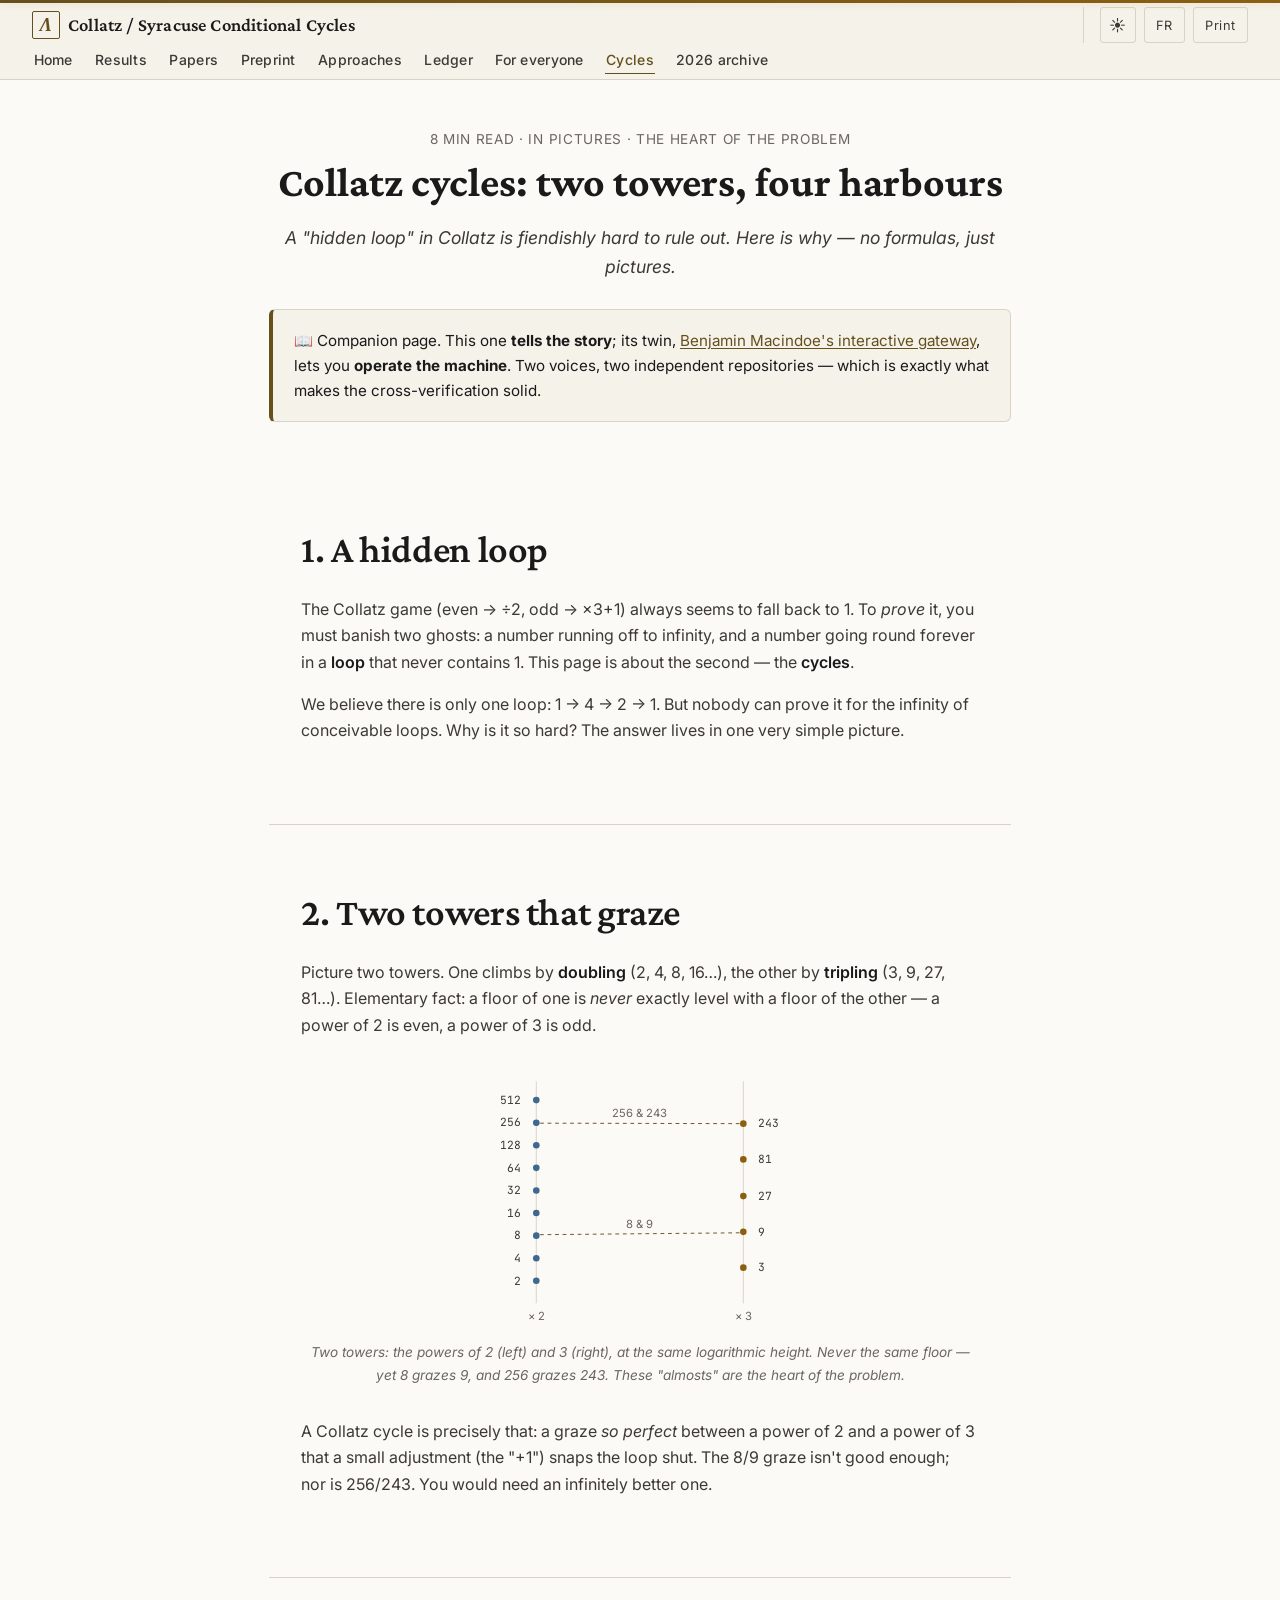
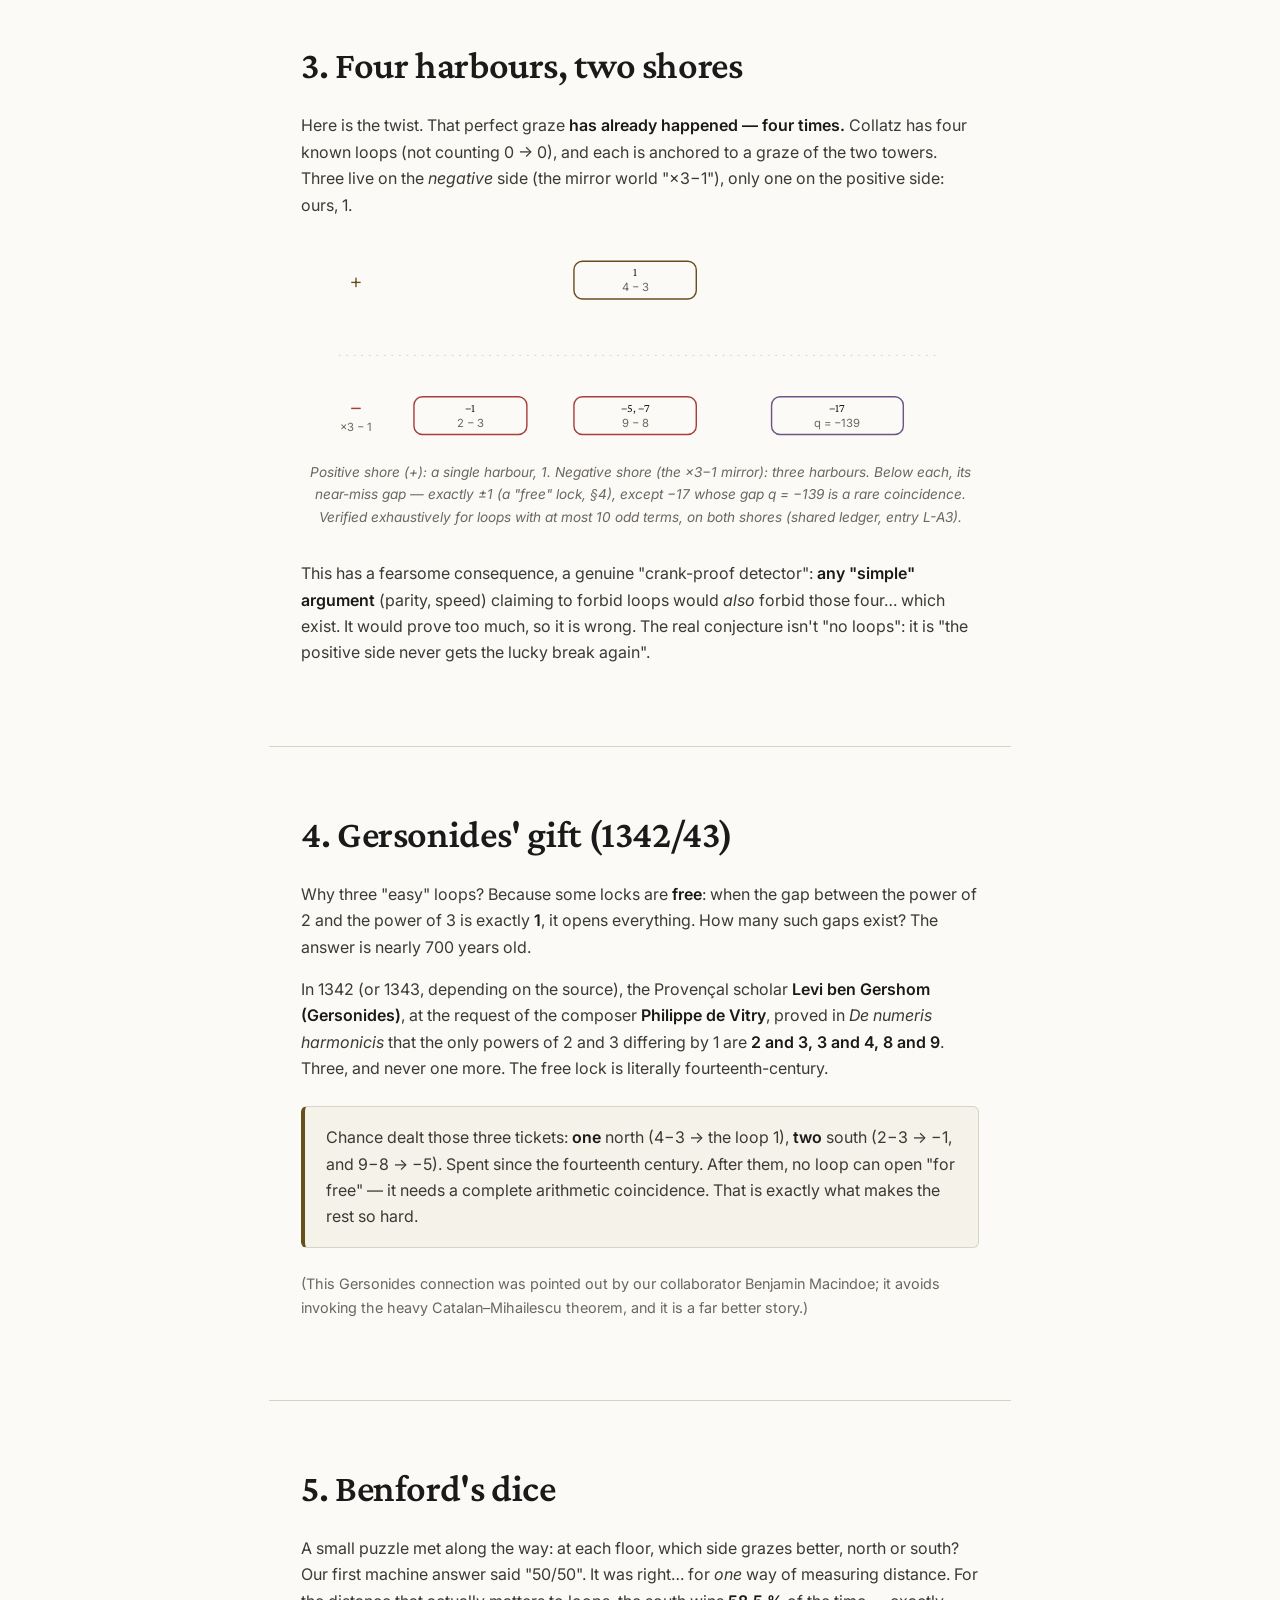
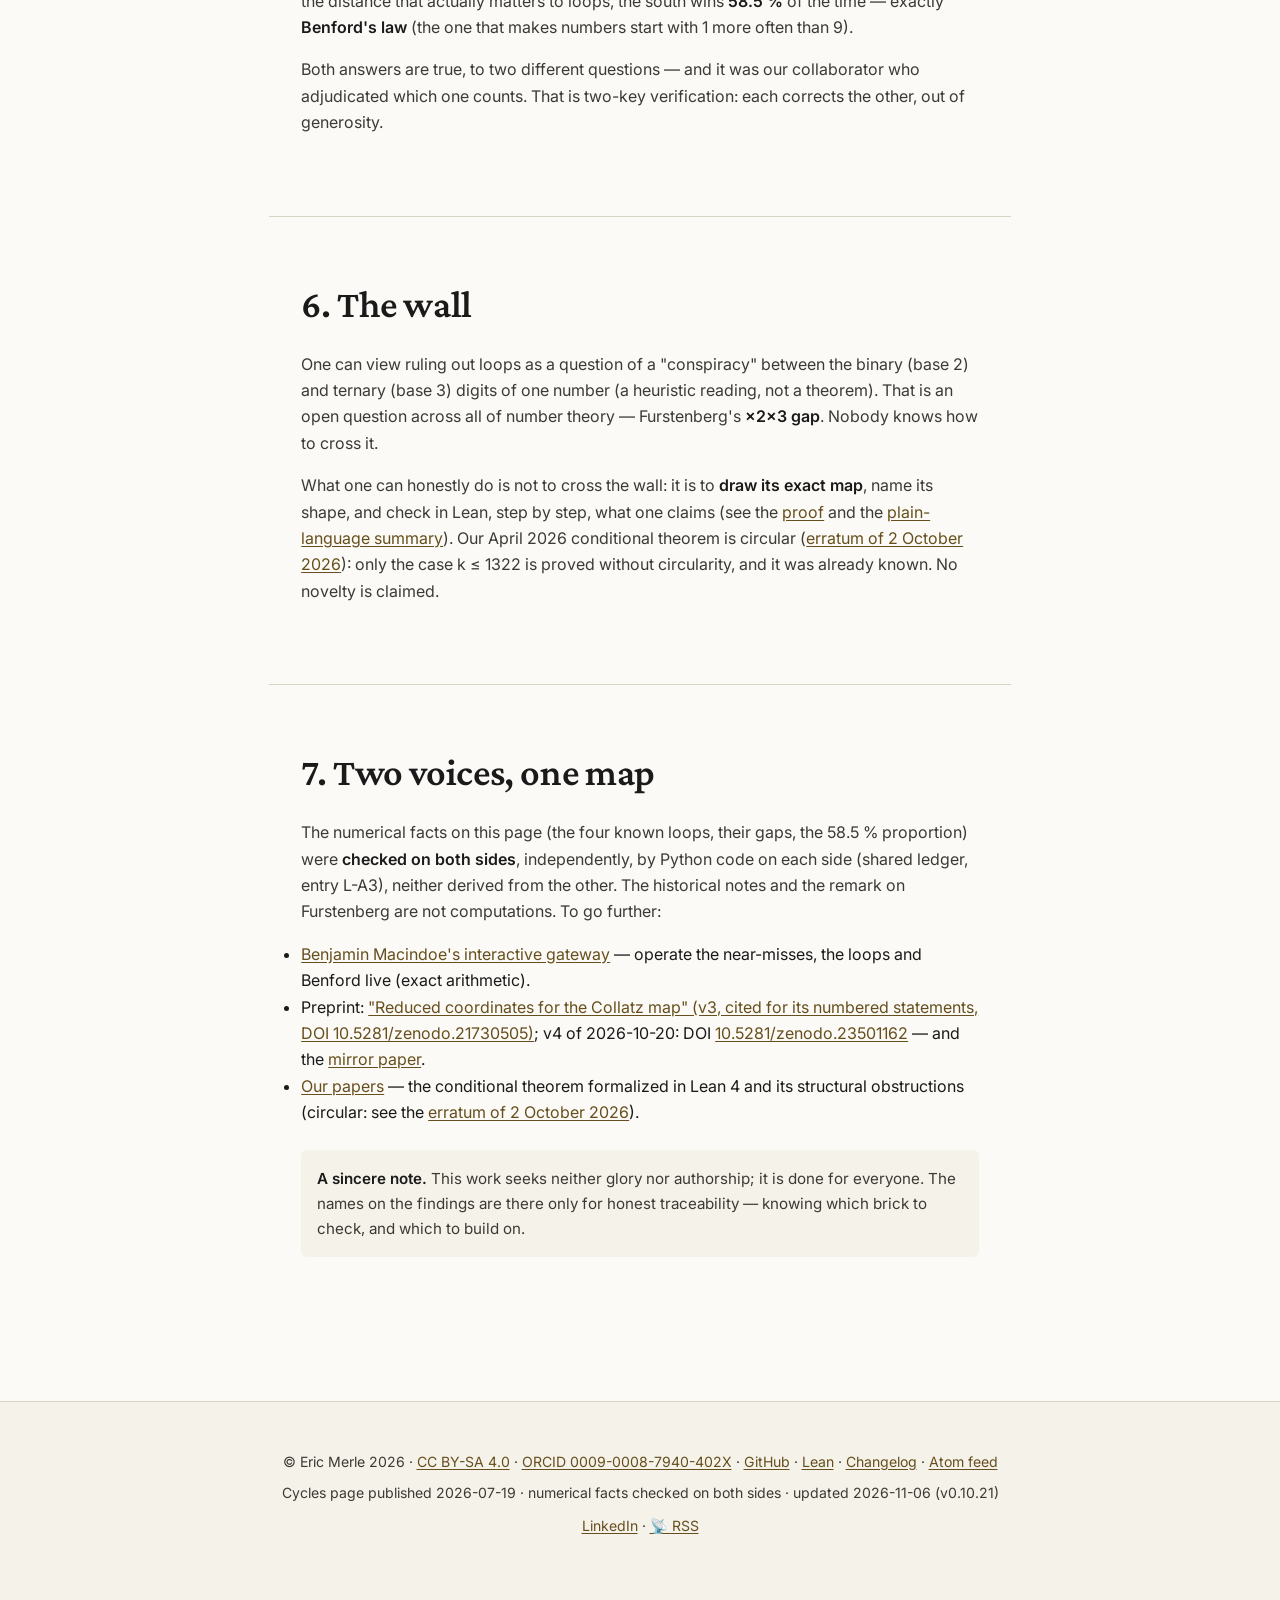
<file: cycles/index.html>
<!DOCTYPE html>
<html lang="en">
<head>
<meta charset="UTF-8">
<meta name="viewport" content="width=device-width, initial-scale=1.0">
<title>Collatz cycles: two towers, four harbours — collatz-lab.org</title>
<meta name="description" content="Why hidden loops are so hard to rule out in the Collatz / Syracuse problem — told in pictures. The two towers of powers of 2 and 3, the four known cycles (1, −1, −5, −17), Gersonides' gift (1342/43), and Benford's twist. Companion narrative to Benjamin Macindoe's interactive cycle gateway.">
<meta name="keywords" content="Collatz cycles, Syracuse cycles, non-trivial cycles, powers of 2 and 3, near-misses, Gersonides, harmonic numbers, Benford, negative cycles, 3x-1, Collatz vulgarisation">
<meta name="author" content="Eric Merle">
<meta name="robots" content="index, follow, max-image-preview:large">
<meta name="referrer" content="strict-origin-when-cross-origin">

<link rel="canonical" href="https://collatz-lab.org/cycles/">
<link rel="alternate" hreflang="en" href="https://collatz-lab.org/cycles/">
<link rel="alternate" hreflang="fr" href="https://collatz-lab.org/cycles/?lang=fr">
<link rel="alternate" hreflang="x-default" href="https://collatz-lab.org/cycles/">

<link rel="icon" href="../assets/favicon.svg" type="image/svg+xml">
<link rel="apple-touch-icon" href="../assets/apple-touch-icon.png" sizes="180x180">
<meta name="theme-color" content="#0e0f13">

<meta property="og:title" content="Collatz cycles: two towers, four harbours">
<meta property="og:description" content="Why hidden loops are so hard to rule out — in pictures. Two towers of powers, four known cycles, Gersonides' gift (1342/43), and Benford's twist. Companion to B. Macindoe's interactive gateway.">
<meta property="og:type" content="article">
<meta property="og:url" content="https://collatz-lab.org/cycles/">
<meta property="og:image" content="https://collatz-lab.org/assets/og-image.png?v=20261108-V0-10-31">
<meta property="og:image:width" content="1200">
<meta property="og:image:height" content="630">
<meta property="og:locale" content="en_US">
<meta property="og:locale:alternate" content="fr_FR">
<meta property="og:site_name" content="Collatz / Syracuse Conditional Cycles">

<meta name="twitter:card" content="summary_large_image">
<meta name="twitter:title" content="Collatz cycles: two towers, four harbours">
<meta name="twitter:description" content="Why hidden loops are so hard to rule out — in pictures. Companion to B. Macindoe's interactive cycle gateway.">
<meta name="twitter:image" content="https://collatz-lab.org/assets/og-image.png?v=20261108-V0-10-31">

<link rel="alternate" type="application/atom+xml" title="Collatz / Syracuse Conditional Cycles updates" href="../feed.xml">

<script type="application/ld+json">
{
  "@context": "https://schema.org",
  "@graph": [
    {
      "@type": "LearningResource",
      "@id": "https://collatz-lab.org/cycles/",
      "headline": "Collatz cycles: two towers, four harbours",
      "name": "Collatz cycles: two towers, four harbours",
      "alternateName": ["Les cycles de Collatz : deux tours, quatre ports"],
      "description": "A narrative, picture-led explanation of why hidden loops are so hard to rule out in the Collatz problem: the two towers of powers of 2 and 3, the four known cycles, Gersonides' gift (1342/43), and Benford's twist.",
      "url": "https://collatz-lab.org/cycles/",
      "image": "https://collatz-lab.org/assets/og-image.png",
      "inLanguage": ["en", "fr"],
      "datePublished": "2026-07-19T12:00:00+02:00",
      "dateModified": "2026-11-06T00:00:00+01:00",
      "author": {"@type": "Person", "@id": "https://orcid.org/0009-0008-7940-402X", "name": "Eric Merle"},
      "isPartOf": {"@id": "https://collatz-lab.org/"},
      "license": "https://creativecommons.org/licenses/by-sa/4.0/",
      "audience": {"@type": "Audience", "audienceType": "general public"},
      "educationalLevel": "Beginner",
      "learningResourceType": "Explanation",
      "citation": [
        {"@type": "CreativeWork", "name": "Reduced coordinates for the Collatz map (B. Macindoe)", "identifier": "https://doi.org/10.5281/zenodo.21730505"},
        {"@type": "CreativeWork", "name": "Reduced coordinates for the Collatz map, v4 (B. Macindoe)", "identifier": "https://doi.org/10.5281/zenodo.23501162"}
      ],
      "about": {"@type": "Thing", "name": "Collatz conjecture", "alternateName": ["Conjecture de Syracuse", "3n+1 problem"]}
    },
    {
      "@type": "BreadcrumbList",
      "itemListElement": [
        {"@type": "ListItem", "position": 1, "name": "Home", "item": "https://collatz-lab.org/"},
        {"@type": "ListItem", "position": 2, "name": "Cycles", "item": "https://collatz-lab.org/cycles/"}
      ]
    }
  ]
}
</script>

<link rel="preconnect" href="https://fonts.googleapis.com">
<link rel="preconnect" href="https://fonts.gstatic.com" crossorigin>
<link rel="preload" href="https://fonts.googleapis.com/css2?family=Crimson+Pro:ital,wght@0,400;0,600;0,700;1,400;1,600&family=Inter:wght@400;500;600;700&family=JetBrains+Mono:wght@400;500&display=swap" as="style" onload="this.onload=null;this.rel='stylesheet'">
<noscript><link href="https://fonts.googleapis.com/css2?family=Crimson+Pro:ital,wght@0,400;0,600;0,700;1,400;1,600&family=Inter:wght@400;500;600;700&family=JetBrains+Mono:wght@400;500&display=swap" rel="stylesheet"></noscript>

<link rel="stylesheet" href="../assets/css/main.css?v=20261108-V0-10-31">

<style>
  /* page-local: SVG figures inherit the site's theme variables */
  .fig { max-width: 720px; margin: 2rem auto; }
  .fig svg { width: 100%; height: auto; display: block; }
  .fig figcaption { font-size: 0.85rem; color: var(--text-muted); text-align: center; margin-top: 0.6rem; font-style: italic; }
  .fig .s-axis { stroke: var(--border); stroke-width: 1; }
  .fig .s-dot2 { fill: var(--accent-blue); }
  .fig .s-dot3 { fill: var(--accent-amber); }
  .fig .s-lab { font-family: var(--mono); font-size: 12px; fill: var(--text-secondary); }
  .fig .s-title { font-family: var(--serif); font-size: 15px; fill: var(--text-primary); }
  .fig .s-note { font-family: var(--sans); font-size: 12px; fill: var(--text-muted); }
  .fig .s-tie { stroke: var(--accent); stroke-width: 1; stroke-dasharray: 4 4; }
  .fig .s-port-n { fill: none; stroke: var(--accent); stroke-width: 1.5; }
  .fig .s-port-s { fill: none; stroke: var(--accent-red); stroke-width: 1.5; }
  .fig .s-port-lott { fill: none; stroke: var(--accent-violet); stroke-width: 1.5; }
  .fig .s-portlab { font-family: var(--serif); font-size: 13px; fill: var(--text-primary); }
  .cross-card { background: var(--bg-secondary); border: 1px solid var(--border); border-left: 4px solid var(--accent); border-radius: 6px; padding: 1.1rem 1.3rem; margin: 1.5rem 0; }
  .harbour-list { font-family: var(--mono); font-size: 0.95rem; line-height: 1.9; }
</style>
</head>
<body>

<header class="topbar">
  <div class="topbar-inner">
    <a href="../" class="brand">
      <span class="brand-mark">Λ</span>
      <span lang="fr">Cycles Conditionnels de Collatz/Syracuse</span>
      <span lang="en">Collatz / Syracuse Conditional Cycles</span>
    </a>
    <nav class="nav">
      <a href="../" data-i18n="navAccueil">Home</a>
      <a href="../#resultats" data-i18n="navResultats">Results</a>
      <a href="../papers/" data-i18n="navPapers">Papers</a>
      <a href="../#preprint" data-i18n="navPreprint">Preprint</a>
      <a href="../#pistes" data-i18n="navPistes">Approaches</a>
      <a href="../research-ledger/" data-i18n="navLedger">Ledger</a>
      <a href="../pour-tous/" data-i18n="navPourTous">For everyone</a>
      <a href="../cycles/" class="active">Cycles</a>
      <a href="../#archives" data-i18n="navArchives">2026 archive</a>
    </nav>
    <div class="toolbar-actions">
      <button class="btn-icon" id="themeBtn" aria-label="Toggle theme" title="Toggle light/dark theme">
        <span class="moon-icon" aria-hidden="true">☾</span>
        <span class="sun-icon" aria-hidden="true">☀</span>
      </button>
      <button class="btn-icon" id="langBtn" aria-label="Switch language">FR</button>
      <button class="btn-icon" id="printBtn" data-i18n="print">Print</button>
    </div>
  </div>
</header>

<div class="scroll-progress" aria-hidden="true"></div>

<main>
<article style="max-width: 780px; margin: 3rem auto; padding: 0 1.2rem;">

<header class="article-header" style="text-align: center; margin-bottom: 2.5rem;">
  <p class="text-muted" style="font-size: 0.85rem; letter-spacing: 0.05em;">
    <span lang="fr">8 MIN DE LECTURE · EN IMAGES · LE CŒUR DU PROBLÈME</span>
    <span lang="en">8 MIN READ · IN PICTURES · THE HEART OF THE PROBLEM</span>
  </p>
  <h1 style="font-family: var(--serif); font-size: clamp(1.8rem, 4vw, 2.6rem); margin-top: 0.5rem; line-height: 1.15;">
    <span lang="fr">Les cycles de Collatz&nbsp;: deux tours, quatre ports</span>
    <span lang="en">Collatz cycles: two towers, four harbours</span>
  </h1>
  <p style="font-size: 1.1rem; color: var(--text-secondary); font-style: italic; margin-top: 1rem;">
    <span lang="fr">Une «&nbsp;boucle cachée&nbsp;» dans Collatz est presque impossible à exclure. Voici pourquoi — sans formule, juste des images.</span>
    <span lang="en">A "hidden loop" in Collatz is fiendishly hard to rule out. Here is why — no formulas, just pictures.</span>
  </p>
  <div class="cross-card" style="text-align: left; margin-top: 1.8rem;">
    <p style="margin: 0; font-size: 0.95rem;">
      <span lang="fr">📖 Page compagnon. Celle-ci <strong>raconte</strong>&nbsp;; sa jumelle, le <a href="https://macindoe.github.io/collatz/viz/cycle_anchor_gateway.html" target="_blank" rel="noopener">gateway interactif de Benjamin Macindoe</a>, vous laisse <strong>manipuler</strong>. Deux voix, deux dépôts indépendants — c'est précisément ce qui rend la vérification croisée solide.</span>
      <span lang="en">📖 Companion page. This one <strong>tells the story</strong>; its twin, <a href="https://macindoe.github.io/collatz/viz/cycle_anchor_gateway.html" target="_blank" rel="noopener">Benjamin Macindoe's interactive gateway</a>, lets you <strong>operate the machine</strong>. Two voices, two independent repositories — which is exactly what makes the cross-verification solid.</span>
    </p>
  </div>
</header>

<section>
<h2>
  <span lang="fr">1. Une boucle cachée</span>
  <span lang="en">1. A hidden loop</span>
</h2>
<p>
  <span lang="fr">Le jeu de Collatz (pair → ÷2, impair → ×3+1) semble toujours redescendre vers 1. Pour le <em>prouver</em>, il faut écarter deux fantômes&nbsp;: qu'un nombre parte à l'infini, et qu'un nombre tourne en rond dans une <strong>boucle</strong> qui ne contient pas 1. Cette page parle du second — les <strong>cycles</strong>.</span>
  <span lang="en">The Collatz game (even → ÷2, odd → ×3+1) always seems to fall back to 1. To <em>prove</em> it, you must banish two ghosts: a number running off to infinity, and a number going round forever in a <strong>loop</strong> that never contains 1. This page is about the second — the <strong>cycles</strong>.</span>
</p>
<p>
  <span lang="fr">On croit qu'il n'existe qu'une seule boucle&nbsp;: 1 → 4 → 2 → 1. Mais personne ne sait le démontrer pour l'infinité des boucles imaginables. Pourquoi est-ce si dur&nbsp;? La réponse tient dans une image très simple.</span>
  <span lang="en">We believe there is only one loop: 1 → 4 → 2 → 1. But nobody can prove it for the infinity of conceivable loops. Why is it so hard? The answer lives in one very simple picture.</span>
</p>
</section>

<section>
<h2>
  <span lang="fr">2. Deux tours qui se frôlent</span>
  <span lang="en">2. Two towers that graze</span>
</h2>
<p>
  <span lang="fr">Imaginez deux tours. L'une monte en <strong>doublant</strong> (2, 4, 8, 16…), l'autre en <strong>triplant</strong> (3, 9, 27, 81…). Fait élémentaire&nbsp;: un étage de l'une n'est <em>jamais</em> exactement à la hauteur d'un étage de l'autre — une puissance de 2 est paire, une puissance de 3 est impaire.</span>
  <span lang="en">Picture two towers. One climbs by <strong>doubling</strong> (2, 4, 8, 16…), the other by <strong>tripling</strong> (3, 9, 27, 81…). Elementary fact: a floor of one is <em>never</em> exactly level with a floor of the other — a power of 2 is even, a power of 3 is odd.</span>
</p>

<figure class="fig">
<svg viewBox="0 40 720 278" role="img" aria-labelledby="fig1title fig1desc">
  <title id="fig1title">Powers of 2 and powers of 3 never coincide</title>
  <desc id="fig1desc">Two vertical scales: powers of two on the left, powers of three on the right, at the same logarithmic height. No dot on one side is ever level with a dot on the other, but 8 and 9, then 256 and 243, graze very closely.</desc>
  <line class="s-axis" x1="250" y1="52" x2="250" y2="288"/>
  <line class="s-axis" x1="470" y1="52" x2="470" y2="288"/>
  <text class="s-note" x="250" y="306" text-anchor="middle">× 2</text>
  <text class="s-note" x="470" y="306" text-anchor="middle">× 3</text>
  <!-- powers of 2 : y = 288 - 24*log2(n) ; here log2 values 1..10 -->
  <g>
    <circle class="s-dot2" cx="250" cy="264" r="3.5"/><text class="s-lab" x="234" y="268" text-anchor="end">2</text>
    <circle class="s-dot2" cx="250" cy="240" r="3.5"/><text class="s-lab" x="234" y="244" text-anchor="end">4</text>
    <circle class="s-dot2" cx="250" cy="216" r="3.5"/><text class="s-lab" x="234" y="220" text-anchor="end">8</text>
    <circle class="s-dot2" cx="250" cy="192" r="3.5"/><text class="s-lab" x="234" y="196" text-anchor="end">16</text>
    <circle class="s-dot2" cx="250" cy="168" r="3.5"/><text class="s-lab" x="234" y="172" text-anchor="end">32</text>
    <circle class="s-dot2" cx="250" cy="144" r="3.5"/><text class="s-lab" x="234" y="148" text-anchor="end">64</text>
    <circle class="s-dot2" cx="250" cy="120" r="3.5"/><text class="s-lab" x="234" y="124" text-anchor="end">128</text>
    <circle class="s-dot2" cx="250" cy="96" r="3.5"/><text class="s-lab" x="234" y="100" text-anchor="end">256</text>
    <circle class="s-dot2" cx="250" cy="72" r="3.5"/><text class="s-lab" x="234" y="76" text-anchor="end">512</text>
  </g>
  <!-- powers of 3 : y = 288 - 24*log2(3^k) = 288 - 38.04*k -->
  <g>
    <circle class="s-dot3" cx="470" cy="250" r="3.5"/><text class="s-lab" x="486" y="254" text-anchor="start">3</text>
    <circle class="s-dot3" cx="470" cy="212" r="3.5"/><text class="s-lab" x="486" y="216" text-anchor="start">9</text>
    <circle class="s-dot3" cx="470" cy="174" r="3.5"/><text class="s-lab" x="486" y="178" text-anchor="start">27</text>
    <circle class="s-dot3" cx="470" cy="135" r="3.5"/><text class="s-lab" x="486" y="139" text-anchor="start">81</text>
    <circle class="s-dot3" cx="470" cy="97" r="3.5"/><text class="s-lab" x="486" y="101" text-anchor="start">243</text>
  </g>
  <!-- near-misses -->
  <line class="s-tie" x1="254" y1="215" x2="466" y2="213"/>
  <text class="s-note" x="360" y="208" text-anchor="middle">8 &amp; 9</text>
  <line class="s-tie" x1="254" y1="96.5" x2="466" y2="97"/>
  <text class="s-note" x="360" y="90" text-anchor="middle">256 &amp; 243</text>
</svg>
<figcaption>
  <span lang="fr">Deux tours&nbsp;: les puissances de 2 (à gauche) et de 3 (à droite), à la même hauteur logarithmique. Jamais le même étage — mais 8 frôle 9, et 256 frôle 243. Ces «&nbsp;presque&nbsp;» sont le cœur du problème.</span>
  <span lang="en">Two towers: the powers of 2 (left) and 3 (right), at the same logarithmic height. Never the same floor — yet 8 grazes 9, and 256 grazes 243. These "almosts" are the heart of the problem.</span>
</figcaption>
</figure>

<p>
  <span lang="fr">Un cycle de Collatz, c'est exactement ça&nbsp;: un frôlement <em>si parfait</em> entre une puissance de 2 et une puissance de 3 qu'un petit ajustement (le «&nbsp;+1&nbsp;») referme la boucle. Le «&nbsp;presque&nbsp;» de 8/9 ne suffit pas&nbsp;; celui de 256/243 non plus. Il en faudrait un infiniment meilleur.</span>
  <span lang="en">A Collatz cycle is precisely that: a graze <em>so perfect</em> between a power of 2 and a power of 3 that a small adjustment (the "+1") snaps the loop shut. The 8/9 graze isn't good enough; nor is 256/243. You would need an infinitely better one.</span>
</p>
</section>

<section>
<h2>
  <span lang="fr">3. Quatre ports, deux rives</span>
  <span lang="en">3. Four harbours, two shores</span>
</h2>
<p>
  <span lang="fr">Voici le retournement. Ce frôlement parfait <strong>a déjà eu lieu — quatre fois.</strong> Collatz a quatre boucles connues (sans compter 0 → 0), et chacune est accrochée à un frôlement des deux tours. Trois vivent du côté des nombres <em>négatifs</em> (le monde miroir «&nbsp;×3−1&nbsp;»), une seule du côté positif&nbsp;: la nôtre, 1.</span>
  <span lang="en">Here is the twist. That perfect graze <strong>has already happened — four times.</strong> Collatz has four known loops (not counting 0 → 0), and each is anchored to a graze of the two towers. Three live on the <em>negative</em> side (the mirror world "×3−1"), only one on the positive side: ours, 1.</span>
</p>

<figure class="fig">
<svg viewBox="0 36 720 214" role="img" aria-labelledby="fig2title fig2desc">
  <title id="fig2title">The four known Collatz loops (0 → 0 aside), one on the positive shore and three on the negative</title>
  <desc id="fig2desc">The positive shore has a single harbour, the number 1, riding the gap 4 minus 3. The negative shore, the times-three-minus-one mirror, has three harbours: minus 1 on gap 2 minus 3, minus 5 on gap 9 minus 8, and minus 17 whose gap q equals minus 139.</desc>

  <text class="s-portlab" x="58" y="76" text-anchor="middle" style="font-size:24px; fill:var(--accent);">+</text>
  <g class="s-port-n"><rect x="290" y="48" width="130" height="40" rx="9"/></g>
  <text class="s-portlab" x="355" y="64" text-anchor="middle">1</text>
  <text class="s-note" x="355" y="80" text-anchor="middle">4 − 3</text>

  <line class="s-axis" x1="40" y1="148" x2="680" y2="148" stroke-dasharray="2 6"/>

  <text class="s-portlab" x="58" y="210" text-anchor="middle" style="font-size:24px; fill:var(--accent-red);">−</text>
  <text class="s-note" x="58" y="228" text-anchor="middle">×3 − 1</text>
  <g class="s-port-s"><rect x="120" y="192" width="120" height="40" rx="9"/></g>
  <text class="s-portlab" x="180" y="208" text-anchor="middle">−1</text>
  <text class="s-note" x="180" y="224" text-anchor="middle">2 − 3</text>
  <g class="s-port-s"><rect x="290" y="192" width="130" height="40" rx="9"/></g>
  <text class="s-portlab" x="355" y="208" text-anchor="middle">−5, −7</text>
  <text class="s-note" x="355" y="224" text-anchor="middle">9 − 8</text>
  <g class="s-port-lott"><rect x="500" y="192" width="140" height="40" rx="9"/></g>
  <text class="s-portlab" x="570" y="208" text-anchor="middle">−17</text>
  <text class="s-note" x="570" y="224" text-anchor="middle">q = −139</text>
</svg>
<figcaption>
  <span lang="fr">Rive positive (+)&nbsp;: un seul port, 1. Rive négative (le monde miroir ×3−1)&nbsp;: trois ports. Sous chaque port, l'écart du frôlement — exactement ±1 (serrure «&nbsp;gratuite&nbsp;», §4), sauf −17 dont l'écart q&nbsp;= −139 est une coïncidence rare. Vérifié exhaustivement pour les boucles d'au plus 10 termes impairs, sur les deux rives (registre commun, entrée L-A3).</span>
  <span lang="en">Positive shore (+): a single harbour, 1. Negative shore (the ×3−1 mirror): three harbours. Below each, its near-miss gap — exactly ±1 (a "free" lock, §4), except −17 whose gap q&nbsp;= −139 is a rare coincidence. Verified exhaustively for loops with at most 10 odd terms, on both shores (shared ledger, entry L-A3).</span>
</figcaption>
</figure>

<p>
  <span lang="fr">Cela a une conséquence redoutable, un vrai «&nbsp;test anti-fausse-preuve&nbsp;»&nbsp;: <strong>tout argument «&nbsp;simple&nbsp;»</strong> (de parité, de vitesse) qui prétendrait interdire les boucles interdirait <em>aussi</em> ces quatre-là… qui existent. Il prouverait trop&nbsp;; il est donc faux. La vraie conjecture n'est pas «&nbsp;pas de boucle&nbsp;»&nbsp;: c'est «&nbsp;le côté positif n'aura plus jamais le coup de chance&nbsp;».</span>
  <span lang="en">This has a fearsome consequence, a genuine "crank-proof detector": <strong>any "simple" argument</strong> (parity, speed) claiming to forbid loops would <em>also</em> forbid those four… which exist. It would prove too much, so it is wrong. The real conjecture isn't "no loops": it is "the positive side never gets the lucky break again".</span>
</p>
</section>

<section>
<h2>
  <span lang="fr">4. Le cadeau de Gersonides (1342/43)</span>
  <span lang="en">4. Gersonides' gift (1342/43)</span>
</h2>
<p>
  <span lang="fr">Pourquoi trois boucles «&nbsp;faciles&nbsp;»&nbsp;? Parce qu'il existe des serrures <strong>gratuites</strong>&nbsp;: quand l'écart entre la puissance de 2 et la puissance de 3 vaut exactement <strong>1</strong>, il ouvre tout. Combien y en a-t-il&nbsp;? La réponse est vieille de près de 700 ans.</span>
  <span lang="en">Why three "easy" loops? Because some locks are <strong>free</strong>: when the gap between the power of 2 and the power of 3 is exactly <strong>1</strong>, it opens everything. How many such gaps exist? The answer is nearly 700 years old.</span>
</p>
<p>
  <span lang="fr">En 1342 (ou 1343 selon les sources), le savant provençal <strong>Levi ben Gershom (Gersonides)</strong>, à la demande du compositeur <strong>Philippe de Vitry</strong>, démontre dans <em>De numeris harmonicis</em> que les seules puissances de 2 et de 3 qui diffèrent de 1 sont <strong>2 et 3, 3 et 4, 8 et 9</strong>. Trois, et pas une de plus — <em>jamais</em>. La serrure gratuite est littéralement médiévale.</span>
  <span lang="en">In 1342 (or 1343, depending on the source), the Provençal scholar <strong>Levi ben Gershom (Gersonides)</strong>, at the request of the composer <strong>Philippe de Vitry</strong>, proved in <em>De numeris harmonicis</em> that the only powers of 2 and 3 differing by 1 are <strong>2 and 3, 3 and 4, 8 and 9</strong>. Three, and never one more. The free lock is literally fourteenth-century.</span>
</p>
<p class="cross-card">
  <span lang="fr">Le hasard a distribué ces trois tickets&nbsp;: <strong>un</strong> au nord (4−3 → la boucle 1), <strong>deux</strong> au sud (2−3 → −1, et 9−8 → −5). Épuisés depuis le XIV<sup>e</sup> siècle. Après eux, plus aucune boucle ne peut s'ouvrir «&nbsp;gratuitement&nbsp;» — il faut une coïncidence arithmétique complète. C'est exactement ce qui rend la suite si dure.</span>
  <span lang="en">Chance dealt those three tickets: <strong>one</strong> north (4−3 → the loop 1), <strong>two</strong> south (2−3 → −1, and 9−8 → −5). Spent since the fourteenth century. After them, no loop can open "for free" — it needs a complete arithmetic coincidence. That is exactly what makes the rest so hard.</span>
</p>
<p style="font-size: 0.9rem; color: var(--text-muted);">
  <span lang="fr">(Ce lien avec Gersonides nous a été rappelé par notre collaborateur Benjamin Macindoe&nbsp;; il évite d'invoquer le lourd théorème de Catalan–Mihailescu, et c'est une bien plus belle histoire.)</span>
  <span lang="en">(This Gersonides connection was pointed out by our collaborator Benjamin Macindoe; it avoids invoking the heavy Catalan–Mihailescu theorem, and it is a far better story.)</span>
</p>
</section>

<section>
<h2>
  <span lang="fr">5. Le dé de Benford</span>
  <span lang="en">5. Benford's dice</span>
</h2>
<p>
  <span lang="fr">Une petite énigme rencontrée en chemin&nbsp;: à chaque étage, quel côté frôle le mieux, le nord ou le sud&nbsp;? Notre première réponse machine disait «&nbsp;50/50&nbsp;». C'était juste… pour une <em>certaine</em> façon de mesurer la distance. Pour la distance qui compte vraiment pour les boucles, le sud gagne dans <strong>58,5&nbsp;%</strong> des cas — exactement la loi de <strong>Benford</strong> (celle qui fait que les nombres commencent plus souvent par 1 que par 9).</span>
  <span lang="en">A small puzzle met along the way: at each floor, which side grazes better, north or south? Our first machine answer said "50/50". It was right… for <em>one</em> way of measuring distance. For the distance that actually matters to loops, the south wins <strong>58.5&nbsp;%</strong> of the time — exactly <strong>Benford's law</strong> (the one that makes numbers start with 1 more often than 9).</span>
</p>
<p>
  <span lang="fr">Les deux réponses sont vraies, à deux questions différentes — et c'est notre collaborateur qui a tranché laquelle compte. C'est ça, la vérification à deux clés&nbsp;: chacun corrige l'autre, par générosité.</span>
  <span lang="en">Both answers are true, to two different questions — and it was our collaborator who adjudicated which one counts. That is two-key verification: each corrects the other, out of generosity.</span>
</p>
</section>

<section>
<h2>
  <span lang="fr">6. Le mur</span>
  <span lang="en">6. The wall</span>
</h2>
<p>
  <span lang="fr">On peut voir l'exclusion des boucles comme une question de «&nbsp;conspiration&nbsp;» entre les chiffres binaires (base 2) et ternaires (base 3) d'un même nombre (lecture heuristique, pas un théorème). C'est une question ouverte de toute la théorie des nombres — le <strong>fossé ×2×3</strong> de Furstenberg. Personne ne sait la franchir.</span>
  <span lang="en">One can view ruling out loops as a question of a "conspiracy" between the binary (base 2) and ternary (base 3) digits of one number (a heuristic reading, not a theorem). That is an open question across all of number theory — Furstenberg's <strong>×2×3 gap</strong>. Nobody knows how to cross it.</span>
</p>
<p>
  <span lang="fr">Ce qu'on peut faire, honnêtement, ce n'est pas franchir le mur&nbsp;: c'est en <strong>dessiner la carte exacte</strong>, nommer sa forme, et vérifier en Lean, pas à pas, ce qu'on avance (voir la <a href="../preuve/">preuve</a> et le <a href="../pour-tous/">résumé pour tous</a>). Notre théorème conditionnel d'avril 2026 tourne en rond (<a href="../#erratum">erratum du 2 octobre 2026</a>)&nbsp;: seul le cas k&nbsp;≤&nbsp;1322 est démontré sans circularité, et il était déjà connu. Aucune nouveauté n'est revendiquée.</span>
  <span lang="en">What one can honestly do is not to cross the wall: it is to <strong>draw its exact map</strong>, name its shape, and check in Lean, step by step, what one claims (see the <a href="../preuve/">proof</a> and the <a href="../pour-tous/">plain-language summary</a>). Our April 2026 conditional theorem is circular (<a href="../#erratum">erratum of 2 October 2026</a>): only the case k&nbsp;≤&nbsp;1322 is proved without circularity, and it was already known. No novelty is claimed.</span>
</p>
</section>

<section>
<h2>
  <span lang="fr">7. Deux voix, une carte</span>
  <span lang="en">7. Two voices, one map</span>
</h2>
<p>
  <span lang="fr">Les faits chiffrés de cette page (les quatre boucles connues, leurs écarts, la proportion de 58,5&nbsp;%) ont été <strong>vérifiés des deux côtés</strong>, indépendamment, par du code Python de chaque côté (registre commun, entrée L-A3), aucun copié sur l'autre. Les rappels historiques et la remarque sur Furstenberg ne sont pas des calculs. Pour aller plus loin&nbsp;:</span>
  <span lang="en">The numerical facts on this page (the four known loops, their gaps, the 58.5&nbsp;% proportion) were <strong>checked on both sides</strong>, independently, by Python code on each side (shared ledger, entry L-A3), neither derived from the other. The historical notes and the remark on Furstenberg are not computations. To go further:</span>
</p>
<ul>
  <li>
    <a href="https://macindoe.github.io/collatz/viz/cycle_anchor_gateway.html" target="_blank" rel="noopener"><span lang="fr">Le gateway interactif de Benjamin Macindoe</span><span lang="en">Benjamin Macindoe's interactive gateway</span></a>
    — <span lang="fr">manipulez les frôlements, les boucles et Benford en direct (arithmétique exacte).</span><span lang="en">operate the near-misses, the loops and Benford live (exact arithmetic).</span>
  </li>
  <li>
    <span lang="fr">Son preprint&nbsp;: <a href="https://doi.org/10.5281/zenodo.21730505" target="_blank" rel="noopener">«&nbsp;Reduced coordinates for the Collatz map&nbsp;» (v3, citée pour ses énoncés numérotés, DOI 10.5281/zenodo.21730505)</a> ; v4 du 20/10/2026 : DOI <a href="https://doi.org/10.5281/zenodo.23501162" target="_blank" rel="noopener">10.5281/zenodo.23501162</a> — et son <a href="https://doi.org/10.5281/zenodo.21303918" target="_blank" rel="noopener">papier miroir</a>.</span>
    <span lang="en">Preprint: <a href="https://doi.org/10.5281/zenodo.21730505" target="_blank" rel="noopener">"Reduced coordinates for the Collatz map" (v3, cited for its numbered statements, DOI 10.5281/zenodo.21730505)</a>; v4 of 2026-10-20: DOI <a href="https://doi.org/10.5281/zenodo.23501162" target="_blank" rel="noopener">10.5281/zenodo.23501162</a> — and the <a href="https://doi.org/10.5281/zenodo.21303918" target="_blank" rel="noopener">mirror paper</a>.</span>
  </li>
  <li>
    <a href="../papers/"><span lang="fr">Nos papiers</span><span lang="en">Our papers</span></a>
    — <span lang="fr">le théorème conditionnel formalisé en Lean&nbsp;4 et ses obstructions structurelles (circulaire&nbsp;: voir l'<a href="../#erratum">erratum du 2 octobre 2026</a>).</span><span lang="en">the conditional theorem formalized in Lean&nbsp;4 and its structural obstructions (circular: see the <a href="../#erratum">erratum of 2 October 2026</a>).</span>
  </li>
</ul>
<p style="margin-top: 1.5rem; padding: 1rem; background: var(--bg-secondary); border-radius: 6px; font-size: 0.95rem;">
  <span lang="fr"><strong>Une note sincère.</strong> Ce travail ne cherche ni la gloire ni la paternité&nbsp;; il est fait pour tout le monde. Les noms sur les découvertes ne sont là que pour la traçabilité honnête — savoir quelle brique vérifier, et sur laquelle bâtir.</span>
  <span lang="en"><strong>A sincere note.</strong> This work seeks neither glory nor authorship; it is done for everyone. The names on the findings are there only for honest traceability — knowing which brick to check, and which to build on.</span>
</p>
</section>

</article>
</main>

<footer style="padding: 3rem 2rem 4rem; text-align: center; color: var(--text-secondary); font-size: 0.88rem; border-top: 1px solid var(--border); margin-top: 4rem;">
  <p>
    <span lang="fr">© Eric Merle 2026 · </span><span lang="en">© Eric Merle 2026 · </span>
    <a href="https://creativecommons.org/licenses/by-sa/4.0/">CC BY-SA 4.0</a>
    · <a href="https://orcid.org/0009-0008-7940-402X">ORCID 0009-0008-7940-402X</a>
    · <a href="https://github.com/ericmerle3789/collatz-conditional-cycles">GitHub</a> · <a href="https://github.com/ericmerle3789/one-obstruction-three-faces-lean" target="_blank" rel="noopener">Lean</a>
    · <a href="../changelog/">Changelog</a>
    · <a href="../feed.xml">Atom feed</a>
  </p>
  <p style="margin-top: 0.5rem;">
    <span lang="fr">Page Cycles publiée le 2026-07-19 · faits chiffrés vérifiés des deux côtés · mise à jour le 2026-11-06 (v0.10.21)</span>
    <span lang="en">Cycles page published 2026-07-19 · numerical facts checked on both sides · updated 2026-11-06 (v0.10.21)</span>
  </p>
  <p style="margin-top: 0.6rem;">
    <a href="https://www.linkedin.com/in/eric-merle/" target="_blank" rel="me noopener" title="Profil LinkedIn Eric Merle">LinkedIn</a>
    · <a href="../feed.xml" rel="alternate" type="application/atom+xml" title="Fil RSS">📡 RSS</a>
  </p>
</footer>

<script src="../assets/js/main.js?v=20261108-V0-10-31"></script>

</body>
</html>
</file>
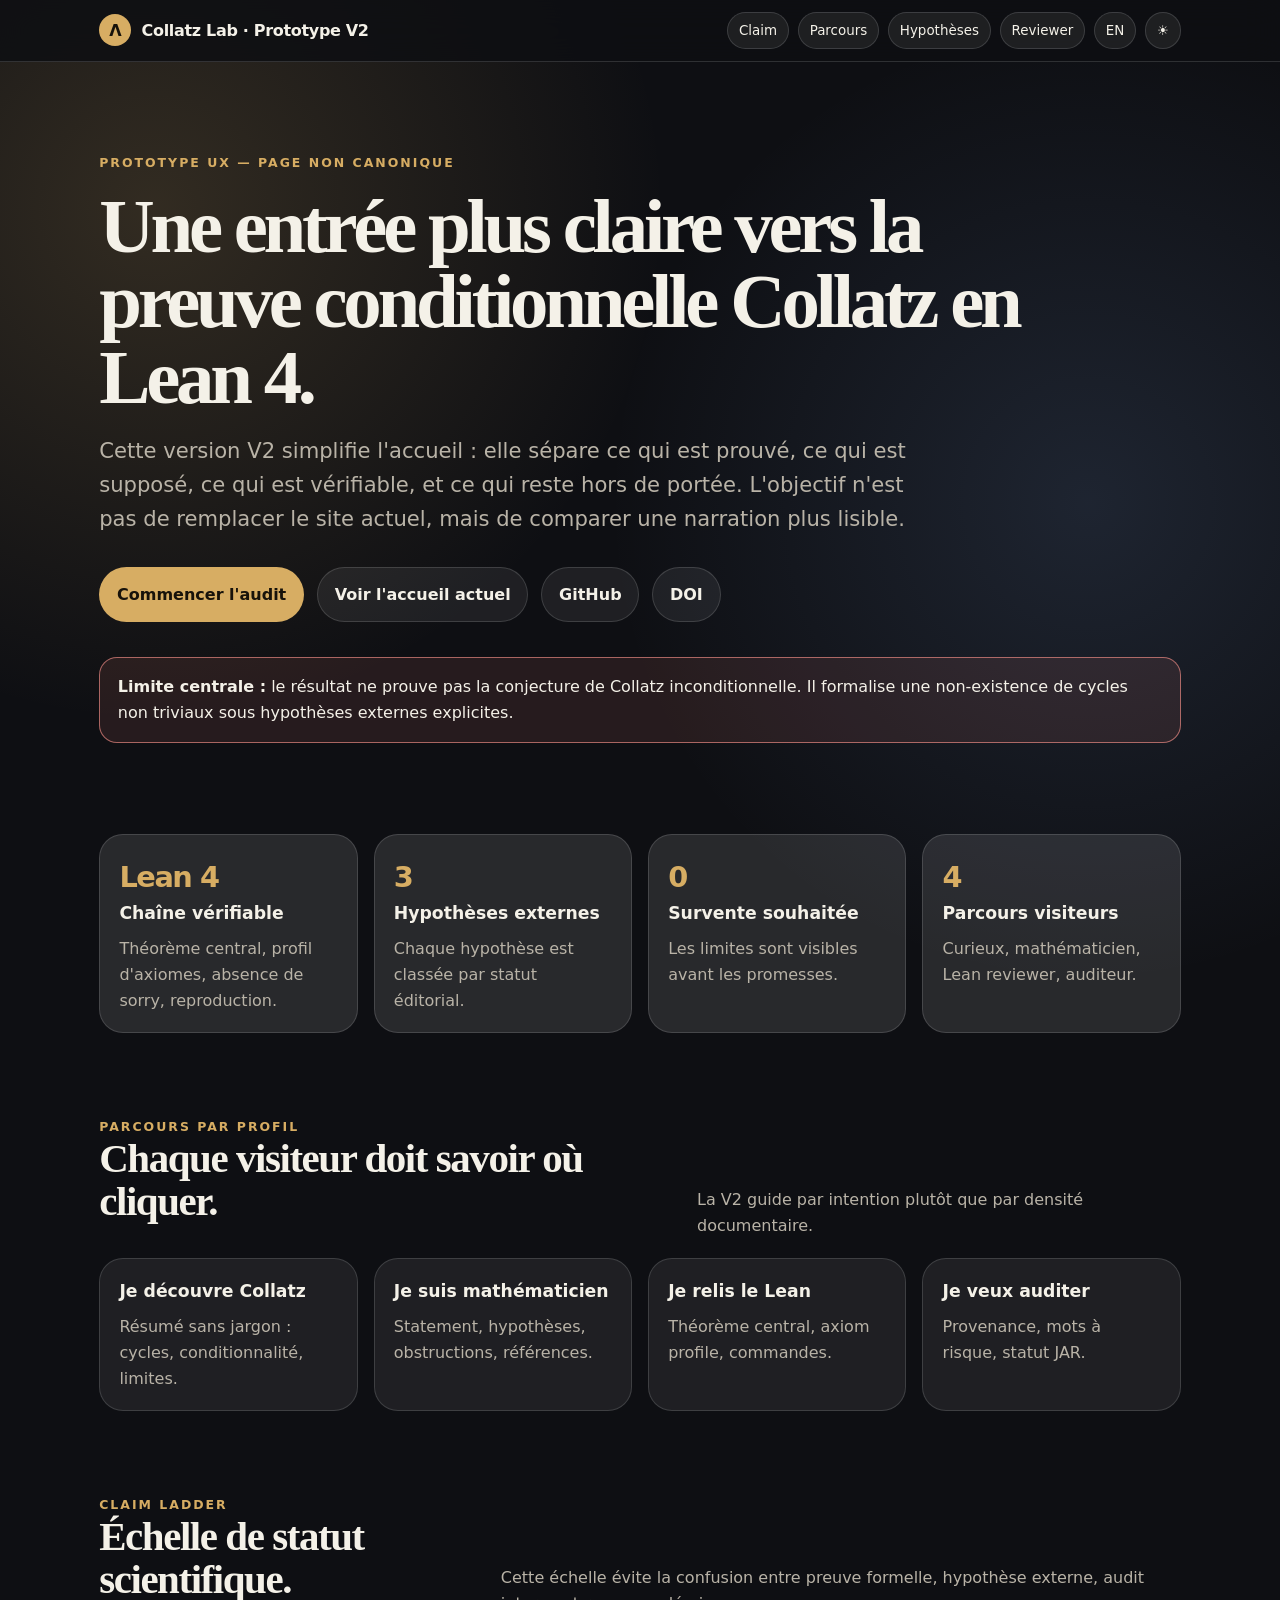
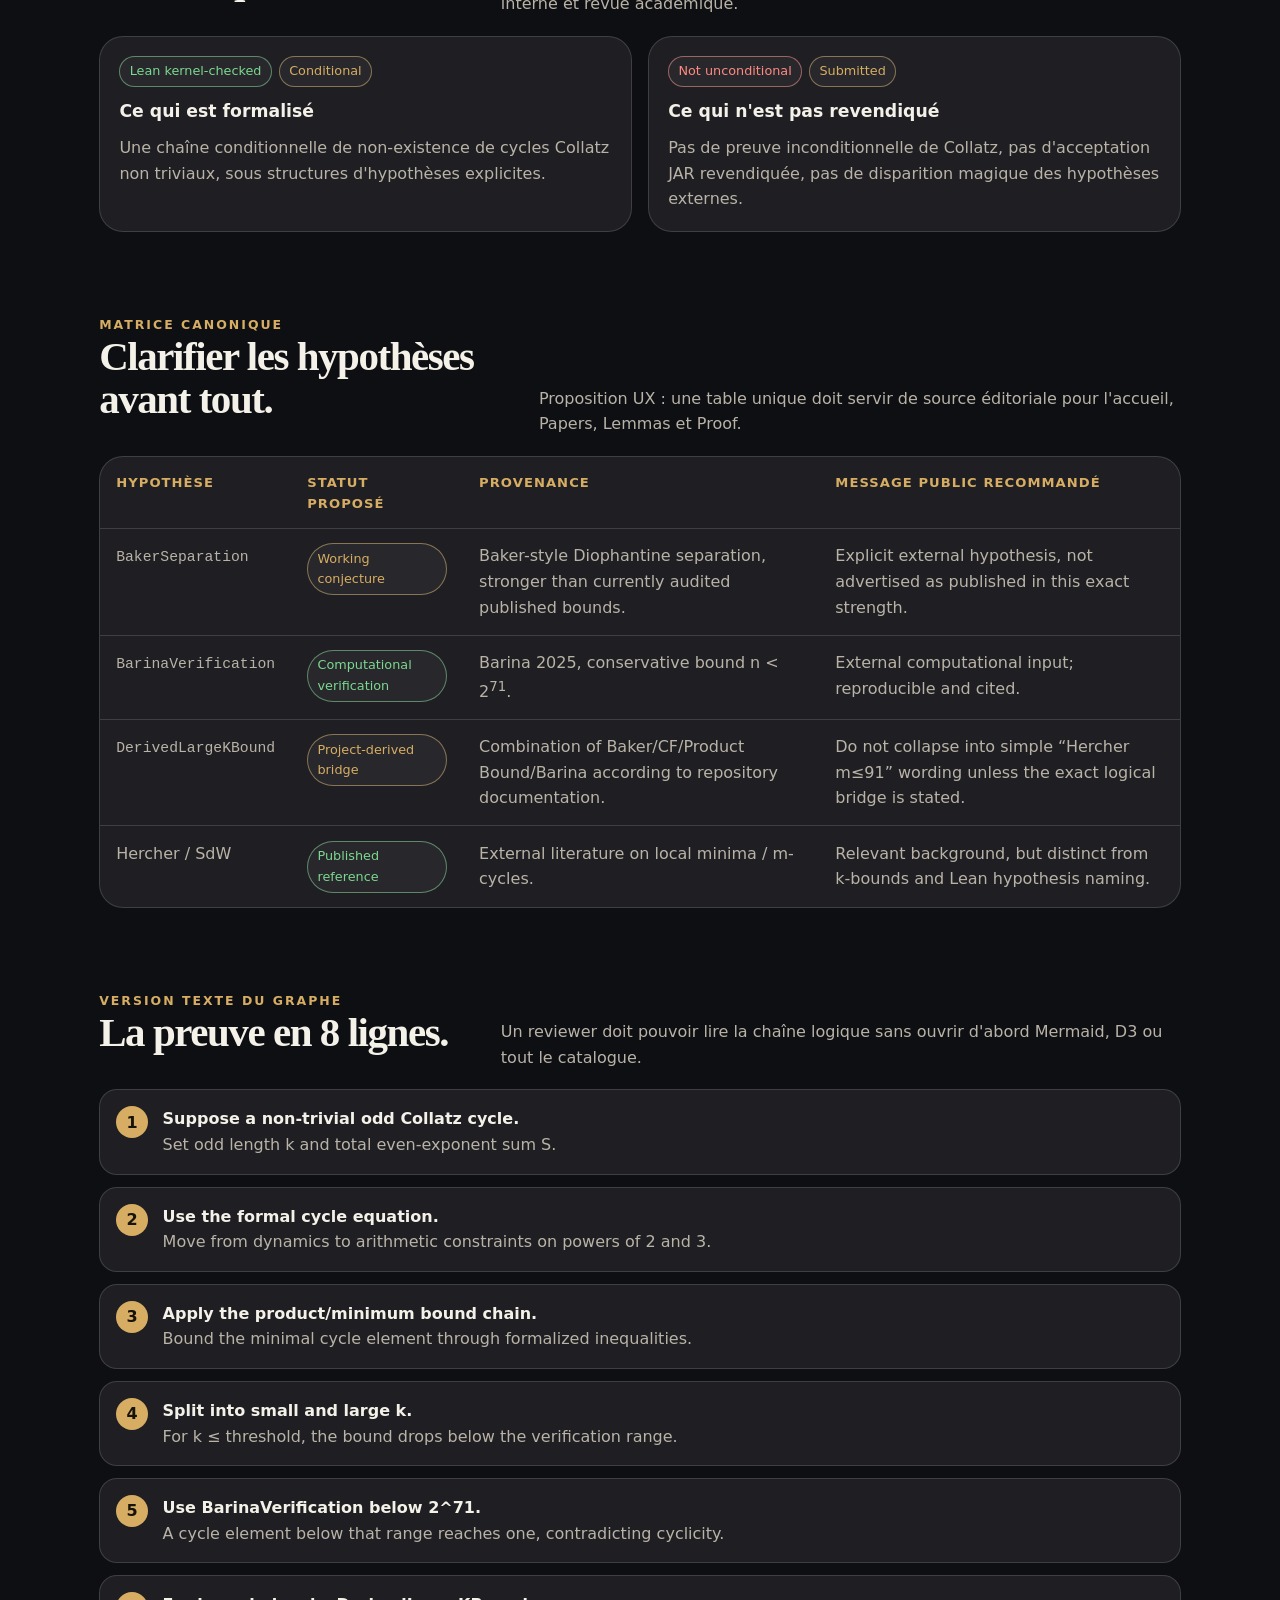
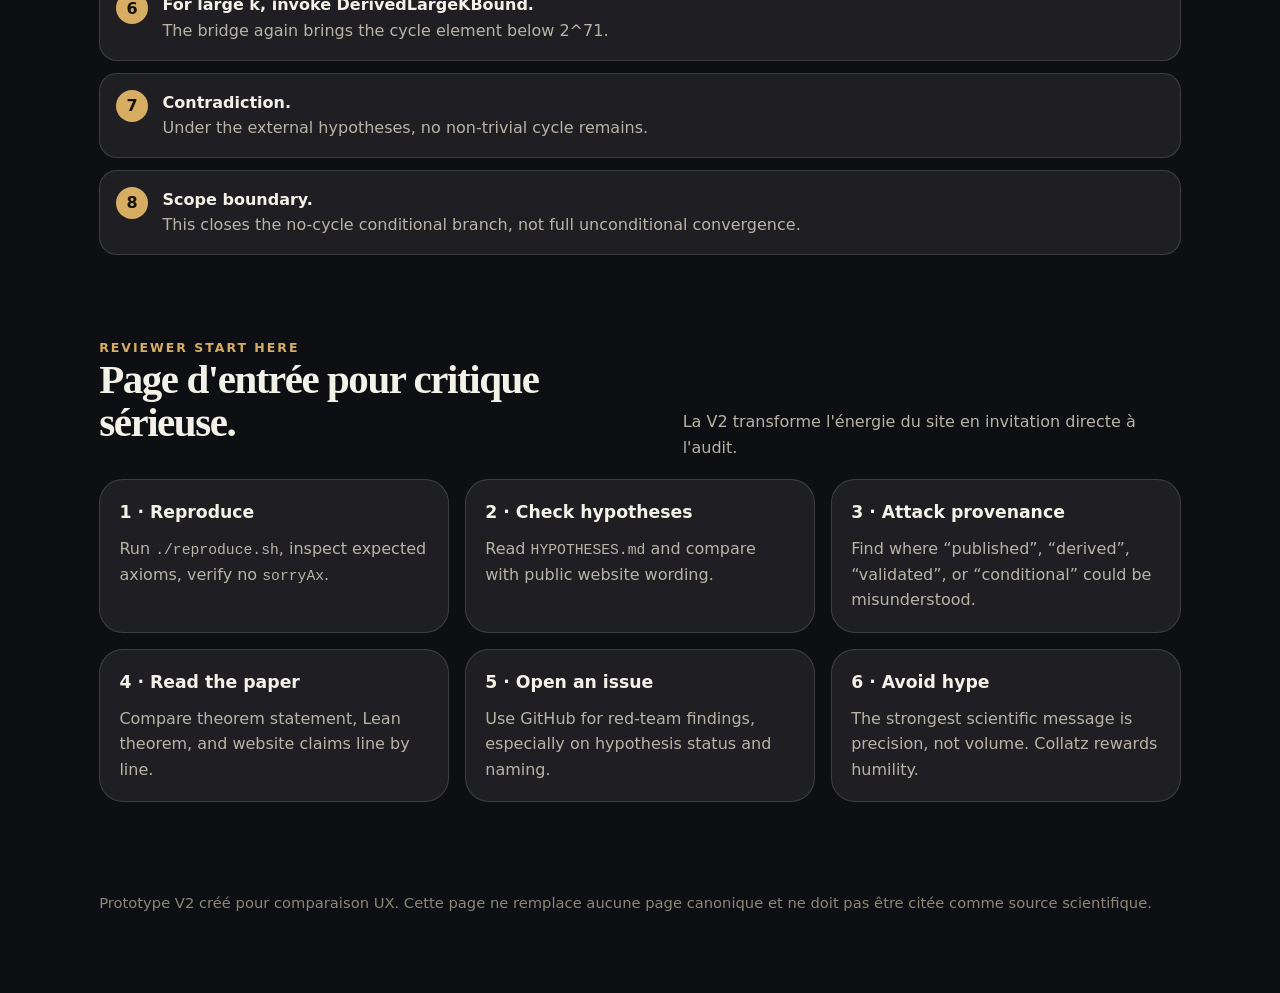
<file: prototype-v2/index.html>
<!doctype html>
<html lang="fr" data-theme="dark">
<head>
<meta charset="utf-8">
<meta name="viewport" content="width=device-width,initial-scale=1">
<meta name="robots" content="noindex,nofollow">
<title>Prototype V2 — Collatz Lab</title>
<meta name="description" content="Prototype UX non canonique pour comparer une version simplifiée de l'accueil Collatz Lab.">
<style>
:root{--bg:#0e0f13;--soft:#151821;--panel:rgba(255,255,255,.07);--panel2:rgba(255,255,255,.11);--text:#f4f1e8;--muted:#b9b3a7;--faint:#8d8679;--accent:#d7ad63;--blue:#8ab4f8;--danger:#ff8a80;--ok:#7bd88f;--border:rgba(255,255,255,.14);--max:1120px;--radius:24px;font-family:Inter,ui-sans-serif,system-ui,-apple-system,BlinkMacSystemFont,"Segoe UI",sans-serif}html[data-theme=light]{--bg:#fbf8f1;--soft:#fffdf7;--panel:rgba(20,24,33,.055);--panel2:rgba(20,24,33,.09);--text:#171717;--muted:#4c4a45;--faint:#74706a;--border:rgba(20,24,33,.15)}*{box-sizing:border-box}html{scroll-behavior:smooth}body{margin:0;background:radial-gradient(circle at 12% 5%,rgba(215,173,99,.18),transparent 32rem),radial-gradient(circle at 85% 12%,rgba(138,180,248,.13),transparent 30rem),var(--bg);color:var(--text);line-height:1.6}a{color:inherit}code{font-family:ui-monospace,SFMono-Regular,Menlo,Consolas,monospace;font-size:.92em}.wrap{max-width:var(--max);margin:0 auto;padding:0 1.2rem}.topbar{position:sticky;top:0;z-index:20;backdrop-filter:blur(18px);background:color-mix(in srgb,var(--bg) 84%,transparent);border-bottom:1px solid var(--border)}.topbar-inner{max-width:var(--max);margin:0 auto;padding:.75rem 1.2rem;display:flex;align-items:center;justify-content:space-between;gap:1rem}.brand{display:flex;align-items:center;gap:.65rem;text-decoration:none;font-weight:800;letter-spacing:-.02em}.brand-mark{width:2rem;height:2rem;display:inline-grid;place-items:center;border-radius:50%;background:var(--accent);color:#17120a;font-weight:900}.nav{display:flex;gap:.55rem;align-items:center;flex-wrap:wrap;justify-content:flex-end}.nav a,.nav button{border:1px solid var(--border);background:var(--panel);color:var(--text);border-radius:999px;padding:.42rem .68rem;font:inherit;font-size:.84rem;text-decoration:none;cursor:pointer}.hero{padding:5.7rem 0 3.1rem}.kicker{color:var(--accent);text-transform:uppercase;letter-spacing:.16em;font-size:.78rem;font-weight:850}h1{max-width:970px;margin:1rem 0;font-family:Georgia,"Times New Roman",serif;font-size:clamp(2.3rem,6vw,5.1rem);line-height:.98;letter-spacing:-.055em}h2{margin:0 0 1rem;font-family:Georgia,"Times New Roman",serif;font-size:clamp(1.8rem,3.2vw,3rem);letter-spacing:-.035em;line-height:1.05}.lede{max-width:820px;color:var(--muted);font-size:clamp(1.08rem,2vw,1.32rem);margin:1.2rem 0 0}.actions{display:flex;flex-wrap:wrap;gap:.8rem;margin-top:2rem}.btn{display:inline-flex;align-items:center;gap:.45rem;text-decoration:none;border-radius:999px;padding:.85rem 1.05rem;border:1px solid var(--border);background:var(--panel);font-weight:750}.btn.primary{background:var(--accent);color:#17120a;border-color:transparent}.notice{margin-top:2.2rem;padding:1rem 1.1rem;border:1px solid color-mix(in srgb,var(--danger) 55%,var(--border));border-radius:18px;background:color-mix(in srgb,var(--danger) 10%,transparent)}section{padding:2.6rem 0}.grid{display:grid;gap:1rem}.cols4{grid-template-columns:repeat(4,minmax(0,1fr))}.cols3{grid-template-columns:repeat(3,minmax(0,1fr))}.cols2{grid-template-columns:repeat(2,minmax(0,1fr))}.card{background:var(--panel);border:1px solid var(--border);border-radius:var(--radius);padding:1.2rem}.card.strong{background:var(--panel2)}.card h3{margin:0 0 .55rem;font-size:1.08rem}.card p{margin:0;color:var(--muted)}.stat{font-size:1.8rem;font-weight:900;letter-spacing:-.05em;color:var(--accent)}.section-head{display:flex;align-items:end;justify-content:space-between;gap:1rem;margin-bottom:1.2rem}.section-head p{max-width:680px;margin:0;color:var(--muted)}.badge-row{display:flex;flex-wrap:wrap;gap:.45rem;margin-bottom:.7rem}.badge{display:inline-flex;border-radius:999px;padding:.28rem .58rem;border:1px solid var(--border);background:rgba(255,255,255,.045);font-size:.8rem;color:var(--muted)}.badge.ok{color:var(--ok);border-color:color-mix(in srgb,var(--ok) 45%,var(--border))}.badge.warn{color:var(--accent);border-color:color-mix(in srgb,var(--accent) 45%,var(--border))}.badge.danger{color:var(--danger);border-color:color-mix(in srgb,var(--danger) 45%,var(--border))}.table-wrap{overflow-x:auto;border:1px solid var(--border);border-radius:var(--radius);background:var(--panel)}table{width:100%;border-collapse:collapse;min-width:760px}th,td{padding:.9rem 1rem;border-bottom:1px solid var(--border);text-align:left;vertical-align:top}th{color:var(--accent);font-size:.82rem;text-transform:uppercase;letter-spacing:.08em}td{color:var(--muted)}tr:last-child td{border-bottom:0}.steps{counter-reset:step;display:grid;gap:.75rem}.step{counter-increment:step;display:grid;grid-template-columns:auto 1fr;gap:.9rem;align-items:start;padding:1rem;border:1px solid var(--border);border-radius:18px;background:var(--panel)}.step:before{content:counter(step);width:2rem;height:2rem;border-radius:50%;display:inline-grid;place-items:center;background:var(--accent);color:#17120a;font-weight:900}.step strong{display:block;color:var(--text)}.step span{color:var(--muted)}footer{padding:2rem 0 4rem;color:var(--faint);font-size:.92rem}[data-lang=en]{display:none}html[lang=en] [data-lang=fr]{display:none}html[lang=en] [data-lang=en]{display:revert}@media(max-width:860px){.cols4,.cols3,.cols2{grid-template-columns:1fr}.section-head{display:block}.topbar-inner{align-items:flex-start;flex-direction:column}.nav{justify-content:flex-start}.hero{padding-top:3.4rem}}
</style>
</head>
<body>
<header class="topbar"><div class="topbar-inner"><a class="brand" href="../"><span class="brand-mark">Λ</span><span>Collatz Lab · Prototype V2</span></a><nav class="nav"><a href="#claim">Claim</a><a href="#audiences">Parcours</a><a href="#hypotheses">Hypothèses</a><a href="#reviewer">Reviewer</a><button id="langToggle" type="button">EN</button><button id="themeToggle" type="button">☀</button></nav></div></header>
<main>
<section class="hero" id="claim"><div class="wrap"><div class="kicker" data-lang="fr">Prototype UX — page non canonique</div><div class="kicker" data-lang="en">UX prototype — non canonical page</div><h1 data-lang="fr">Une entrée plus claire vers la preuve conditionnelle Collatz en Lean 4.</h1><h1 data-lang="en">A clearer entry point into the Lean 4 conditional Collatz proof.</h1><p class="lede" data-lang="fr">Cette version V2 simplifie l'accueil : elle sépare ce qui est prouvé, ce qui est supposé, ce qui est vérifiable, et ce qui reste hors de portée. L'objectif n'est pas de remplacer le site actuel, mais de comparer une narration plus lisible.</p><p class="lede" data-lang="en">This V2 prototype simplifies the homepage: it separates what is proved, what is assumed, what is reproducible, and what remains out of scope. The goal is not to replace the current website, but to compare a clearer narrative.</p><div class="actions"><a class="btn primary" href="#reviewer" data-lang="fr">Commencer l'audit</a><a class="btn primary" href="#reviewer" data-lang="en">Start reviewing</a><a class="btn" href="../" data-lang="fr">Voir l'accueil actuel</a><a class="btn" href="../" data-lang="en">View current homepage</a><a class="btn" href="https://github.com/ericmerle3789/collatz-conditional-cycles" target="_blank" rel="noopener">GitHub</a><a class="btn" href="https://doi.org/10.5281/zenodo.19790406" target="_blank" rel="noopener">DOI</a></div><div class="notice"><strong data-lang="fr">Limite centrale :</strong><strong data-lang="en">Central limitation:</strong><span data-lang="fr"> le résultat ne prouve pas la conjecture de Collatz inconditionnelle. Il formalise une non-existence de cycles non triviaux sous hypothèses externes explicites.</span><span data-lang="en"> the result does not prove the full unconditional Collatz conjecture. It formalizes non-existence of non-trivial cycles under explicit external hypotheses.</span></div></div></section>
<section><div class="wrap grid cols4"><article class="card strong"><div class="stat">Lean 4</div><h3 data-lang="fr">Chaîne vérifiable</h3><h3 data-lang="en">Reproducible chain</h3><p data-lang="fr">Théorème central, profil d'axiomes, absence de sorry, reproduction.</p><p data-lang="en">Central theorem, axiom profile, no sorry, reproducibility.</p></article><article class="card strong"><div class="stat">3</div><h3 data-lang="fr">Hypothèses externes</h3><h3 data-lang="en">External hypotheses</h3><p data-lang="fr">Chaque hypothèse est classée par statut éditorial.</p><p data-lang="en">Each hypothesis is classified by editorial status.</p></article><article class="card strong"><div class="stat">0</div><h3 data-lang="fr">Survente souhaitée</h3><h3 data-lang="en">Overclaim target</h3><p data-lang="fr">Les limites sont visibles avant les promesses.</p><p data-lang="en">Limits are visible before promises.</p></article><article class="card strong"><div class="stat">4</div><h3 data-lang="fr">Parcours visiteurs</h3><h3 data-lang="en">Visitor paths</h3><p data-lang="fr">Curieux, mathématicien, Lean reviewer, auditeur.</p><p data-lang="en">Curious reader, mathematician, Lean reviewer, auditor.</p></article></div></section>
<section id="audiences"><div class="wrap"><div class="section-head"><div><div class="kicker" data-lang="fr">Parcours par profil</div><div class="kicker" data-lang="en">Audience pathways</div><h2 data-lang="fr">Chaque visiteur doit savoir où cliquer.</h2><h2 data-lang="en">Every visitor should know where to click.</h2></div><p data-lang="fr">La V2 guide par intention plutôt que par densité documentaire.</p><p data-lang="en">V2 guides by intent rather than document density.</p></div><div class="grid cols4"><article class="card"><h3 data-lang="fr">Je découvre Collatz</h3><h3 data-lang="en">I am new to Collatz</h3><p data-lang="fr">Résumé sans jargon : cycles, conditionnalité, limites.</p><p data-lang="en">Plain summary: cycles, conditionality, limits.</p></article><article class="card"><h3 data-lang="fr">Je suis mathématicien</h3><h3 data-lang="en">I am a mathematician</h3><p data-lang="fr">Statement, hypothèses, obstructions, références.</p><p data-lang="en">Statement, hypotheses, obstructions, references.</p></article><article class="card"><h3 data-lang="fr">Je relis le Lean</h3><h3 data-lang="en">I review the Lean</h3><p data-lang="fr">Théorème central, axiom profile, commandes.</p><p data-lang="en">Central theorem, axiom profile, commands.</p></article><article class="card"><h3 data-lang="fr">Je veux auditer</h3><h3 data-lang="en">I want to audit</h3><p data-lang="fr">Provenance, mots à risque, statut JAR.</p><p data-lang="en">Provenance, risky wording, JAR status.</p></article></div></div></section>
<section id="status"><div class="wrap"><div class="section-head"><div><div class="kicker">Claim ladder</div><h2 data-lang="fr">Échelle de statut scientifique.</h2><h2 data-lang="en">Scientific status ladder.</h2></div><p data-lang="fr">Cette échelle évite la confusion entre preuve formelle, hypothèse externe, audit interne et revue académique.</p><p data-lang="en">This ladder prevents confusion between formal proof, external assumption, internal audit, and academic peer review.</p></div><div class="grid cols2"><article class="card"><div class="badge-row"><span class="badge ok">Lean kernel-checked</span><span class="badge warn">Conditional</span></div><h3 data-lang="fr">Ce qui est formalisé</h3><h3 data-lang="en">What is formalized</h3><p data-lang="fr">Une chaîne conditionnelle de non-existence de cycles Collatz non triviaux, sous structures d'hypothèses explicites.</p><p data-lang="en">A conditional chain proving non-existence of non-trivial Collatz cycles under explicit hypothesis structures.</p></article><article class="card"><div class="badge-row"><span class="badge danger">Not unconditional</span><span class="badge warn">Submitted</span></div><h3 data-lang="fr">Ce qui n'est pas revendiqué</h3><h3 data-lang="en">What is not claimed</h3><p data-lang="fr">Pas de preuve inconditionnelle de Collatz, pas d'acceptation JAR revendiquée, pas de disparition magique des hypothèses externes.</p><p data-lang="en">No unconditional proof of Collatz, no claimed JAR acceptance, no magic disappearance of external hypotheses.</p></article></div></div></section>
<section id="hypotheses"><div class="wrap"><div class="section-head"><div><div class="kicker" data-lang="fr">Matrice canonique</div><div class="kicker" data-lang="en">Canonical matrix</div><h2 data-lang="fr">Clarifier les hypothèses avant tout.</h2><h2 data-lang="en">Clarify hypotheses first.</h2></div><p data-lang="fr">Proposition UX : une table unique doit servir de source éditoriale pour l'accueil, Papers, Lemmas et Proof.</p><p data-lang="en">UX proposal: a single table should serve as the editorial source for Home, Papers, Lemmas, and Proof.</p></div><div class="table-wrap"><table><thead><tr><th>Hypothèse</th><th>Statut proposé</th><th>Provenance</th><th>Message public recommandé</th></tr></thead><tbody><tr><td><code>BakerSeparation</code></td><td><span class="badge warn">Working conjecture</span></td><td>Baker-style Diophantine separation, stronger than currently audited published bounds.</td><td>Explicit external hypothesis, not advertised as published in this exact strength.</td></tr><tr><td><code>BarinaVerification</code></td><td><span class="badge ok">Computational verification</span></td><td>Barina 2025, conservative bound n &lt; 2<sup>71</sup>.</td><td>External computational input; reproducible and cited.</td></tr><tr><td><code>DerivedLargeKBound</code></td><td><span class="badge warn">Project-derived bridge</span></td><td>Combination of Baker/CF/Product Bound/Barina according to repository documentation.</td><td>Do not collapse into simple “Hercher m≤91” wording unless the exact logical bridge is stated.</td></tr><tr><td>Hercher / SdW</td><td><span class="badge ok">Published reference</span></td><td>External literature on local minima / m-cycles.</td><td>Relevant background, but distinct from k-bounds and Lean hypothesis naming.</td></tr></tbody></table></div></div></section>
<section id="proof-chain"><div class="wrap"><div class="section-head"><div><div class="kicker" data-lang="fr">Version texte du graphe</div><div class="kicker" data-lang="en">Text version of the graph</div><h2 data-lang="fr">La preuve en 8 lignes.</h2><h2 data-lang="en">The proof in 8 lines.</h2></div><p data-lang="fr">Un reviewer doit pouvoir lire la chaîne logique sans ouvrir d'abord Mermaid, D3 ou tout le catalogue.</p><p data-lang="en">A reviewer should read the logical chain before Mermaid, D3, or the full catalog.</p></div><div class="steps"><div class="step"><div><strong>Suppose a non-trivial odd Collatz cycle.</strong><span>Set odd length k and total even-exponent sum S.</span></div></div><div class="step"><div><strong>Use the formal cycle equation.</strong><span>Move from dynamics to arithmetic constraints on powers of 2 and 3.</span></div></div><div class="step"><div><strong>Apply the product/minimum bound chain.</strong><span>Bound the minimal cycle element through formalized inequalities.</span></div></div><div class="step"><div><strong>Split into small and large k.</strong><span>For k ≤ threshold, the bound drops below the verification range.</span></div></div><div class="step"><div><strong>Use BarinaVerification below 2^71.</strong><span>A cycle element below that range reaches one, contradicting cyclicity.</span></div></div><div class="step"><div><strong>For large k, invoke DerivedLargeKBound.</strong><span>The bridge again brings the cycle element below 2^71.</span></div></div><div class="step"><div><strong>Contradiction.</strong><span>Under the external hypotheses, no non-trivial cycle remains.</span></div></div><div class="step"><div><strong>Scope boundary.</strong><span>This closes the no-cycle conditional branch, not full unconditional convergence.</span></div></div></div></div></section>
<section id="reviewer"><div class="wrap"><div class="section-head"><div><div class="kicker">Reviewer Start Here</div><h2 data-lang="fr">Page d'entrée pour critique sérieuse.</h2><h2 data-lang="en">Entry page for serious criticism.</h2></div><p data-lang="fr">La V2 transforme l'énergie du site en invitation directe à l'audit.</p><p data-lang="en">V2 turns the site's energy into a direct invitation to audit.</p></div><div class="grid cols3"><article class="card"><h3>1 · Reproduce</h3><p>Run <code>./reproduce.sh</code>, inspect expected axioms, verify no <code>sorryAx</code>.</p></article><article class="card"><h3>2 · Check hypotheses</h3><p>Read <code>HYPOTHESES.md</code> and compare with public website wording.</p></article><article class="card"><h3>3 · Attack provenance</h3><p>Find where “published”, “derived”, “validated”, or “conditional” could be misunderstood.</p></article><article class="card"><h3>4 · Read the paper</h3><p>Compare theorem statement, Lean theorem, and website claims line by line.</p></article><article class="card"><h3>5 · Open an issue</h3><p>Use GitHub for red-team findings, especially on hypothesis status and naming.</p></article><article class="card"><h3>6 · Avoid hype</h3><p>The strongest scientific message is precision, not volume. Collatz rewards humility.</p></article></div></div></section>
</main>
<footer><div class="wrap"><p data-lang="fr">Prototype V2 créé pour comparaison UX. Cette page ne remplace aucune page canonique et ne doit pas être citée comme source scientifique.</p><p data-lang="en">V2 prototype created for UX comparison. This page does not replace any canonical page and should not be cited as a scientific source.</p></div></footer>
<script>const lb=document.getElementById('langToggle'),tb=document.getElementById('themeToggle');lb.onclick=()=>{const h=document.documentElement,n=h.lang==='fr'?'en':'fr';h.lang=n;lb.textContent=n==='fr'?'EN':'FR'};tb.onclick=()=>{const h=document.documentElement,n=h.dataset.theme==='dark'?'light':'dark';h.dataset.theme=n;tb.textContent=n==='dark'?'☀':'☾'};</script>
</body>
</html>
</file>
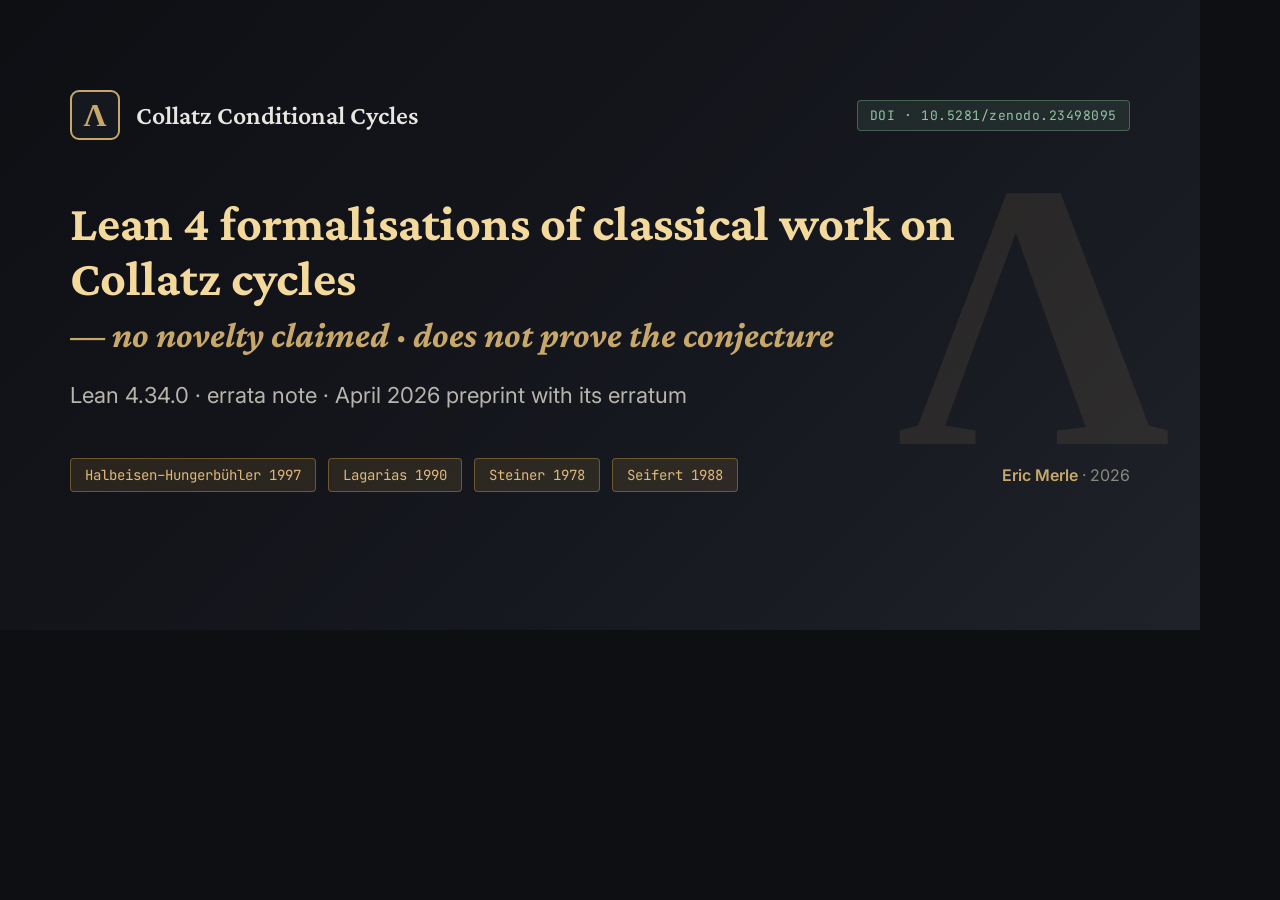
<file: assets/og-image-source.html>
<!DOCTYPE html>
<html>
<head>
<meta charset="UTF-8">
<title>OG Image Source</title>
<link href="https://fonts.googleapis.com/css2?family=Crimson+Pro:wght@400;600;700&family=Inter:wght@400;500;600;700&family=JetBrains+Mono:wght@500&display=swap" rel="stylesheet">
<style>
* { margin: 0; padding: 0; box-sizing: border-box; }
html { background: #0e0f13; }
body {
  width: 1200px;
  background: linear-gradient(135deg, #0e0f13 0%, #16181f 60%, #1f2229 100%);
  font-family: 'Inter', sans-serif;
  color: #e8e6e0;
  position: relative;
  /* Padding contrôle la hauteur de tous les blocs ; total ~630 */
  height: 630px;
  padding: 90px 70px 50px;
  overflow: hidden;
}
.lambda-watermark {
  position: absolute;
  top: 50%;
  right: 30px;
  transform: translateY(-50%);
  font-family: 'Crimson Pro', serif;
  font-size: 380px;
  font-weight: 600;
  color: #c8a86a;
  opacity: 0.10;
  line-height: 1;
  pointer-events: none;
  z-index: 1;
}
.header {
  display: flex;
  align-items: center;
  justify-content: space-between;
  position: relative;
  z-index: 2;
  margin-bottom: 56px;
}
.brand {
  display: flex;
  align-items: center;
  gap: 16px;
  font-family: 'Crimson Pro', serif;
  font-size: 26px;
  font-weight: 600;
}
.brand-mark {
  width: 50px;
  height: 50px;
  border-radius: 9px;
  border: 2px solid #c8a86a;
  background: #16181f;
  display: flex;
  align-items: center;
  justify-content: center;
  font-size: 32px;
  color: #c8a86a;
}
.doi-badge {
  background: rgba(106, 155, 122, 0.15);
  border: 1px solid rgba(106, 155, 122, 0.5);
  color: #94c3a4;
  font-family: 'JetBrains Mono', monospace;
  font-size: 13px;
  padding: 6px 12px;
  border-radius: 4px;
  letter-spacing: 0.04em;
}
.center {
  position: relative;
  z-index: 2;
  margin-bottom: 48px;
}
.main-title {
  font-family: 'Crimson Pro', serif;
  font-size: 50px;
  font-weight: 700;
  line-height: 1.1;
  max-width: 900px;
  color: #f3d99c;
  margin-bottom: 24px;
}
.main-title em {
  display: block;
  font-size: 36px;
  margin-top: 10px;
  font-style: italic;
  color: #c8a86a;
}
.subtitle {
  font-family: 'Inter', sans-serif;
  font-size: 22px;
  color: #b8b5ad;
  line-height: 1.4;
  max-width: 880px;
}
.subtitle code {
  font-family: 'JetBrains Mono', monospace;
  color: #c8a86a;
  font-size: 21px;
}
.bottom {
  display: flex;
  justify-content: space-between;
  align-items: center;
  position: relative;
  z-index: 2;
}
.axioms {
  display: flex;
  gap: 12px;
}
.axiom-pill {
  background: rgba(212, 160, 69, 0.12);
  border: 1px solid rgba(212, 160, 69, 0.4);
  color: #e0b87c;
  font-family: 'JetBrains Mono', monospace;
  font-size: 14px;
  padding: 7px 14px;
  border-radius: 4px;
}
.author {
  font-family: 'Inter', sans-serif;
  font-size: 16px;
  color: #8b887f;
  text-align: right;
}
.author strong {
  color: #c8a86a;
  font-weight: 600;
}
.author .pub {
  color: #94c3a4;
}
</style>
</head>
<body>
  <div class="lambda-watermark">Λ</div>

  <div class="header">
    <div class="brand">
      <div class="brand-mark">Λ</div>
      <span>Collatz Conditional Cycles</span>
    </div>
    <div class="doi-badge">DOI · 10.5281/zenodo.23498095</div>
  </div>

  <div class="center">
    <div class="main-title">Lean 4 formalisations of classical work on Collatz cycles <em>— no novelty claimed · does not prove the conjecture</em></div>
    <div class="subtitle">Lean 4.34.0 · errata note · April 2026 preprint with its erratum</div>
  </div>

  <div class="bottom">
    <div class="axioms">
      <div class="axiom-pill">Halbeisen–Hungerbühler 1997</div>
      <div class="axiom-pill">Lagarias 1990</div>
      <div class="axiom-pill">Steiner 1978</div>
      <div class="axiom-pill">Seifert 1988</div>
    </div>
    <div class="author">
      <strong>Eric Merle</strong> · 2026
    </div>
  </div>
</body>
</html>
</file>
<file: assets/css/main.css>
/* ==========================================================================
   Cartographie Collatz — Style hybride
   - Typographie académique (inspiration Claude Design, Tao, AMS Notices)
   - Interactivité dark theme (Mermaid, Chart.js, modal)
   ========================================================================== */

/* --- Variables : thème sombre (canonique) --- */
:root, html[data-theme="dark"] {
  --ink-mix: 100%;
  --bg-primary: #0e0f13;
  --bg-secondary: #16181f;
  --bg-tertiary: #1f2229;
  --bg-elevated: #252832;
  --text-primary: #e8e6e0;
  --text-secondary: #b8b5ad;
  --text-muted: #8b887f;
  --accent: #c8a86a;       /* gold sober (encre vieille) */
  --accent-soft: #8b7c5f;
  --accent-red: #c25450;
  --accent-amber: #d4a045;
  --accent-blue: #6a93b8;
  --accent-green: #6a9b7a;
  --accent-violet: #9080a8;
  --border: #2d3038;
  --shadow-elevated: 0 10px 40px rgba(0, 0, 0, 0.5);
  --serif: 'Crimson Pro', 'Source Serif Pro', 'Iowan Old Style', Georgia, serif;
  --sans: 'Inter', -apple-system, BlinkMacSystemFont, 'Segoe UI', system-ui, sans-serif;
  --mono: 'JetBrains Mono', 'SF Mono', Menlo, Consolas, monospace;
}

/* --- Thème clair (mode lecture académique, inspiration AMS Notices) --- */
html[data-theme="light"] {
  --ink-mix: 45%;
  --bg-primary: #fbfaf6;          /* parchemin légèrement crème */
  --bg-secondary: #f5f2ea;
  --bg-tertiary: #ece8dc;
  --bg-elevated: #ffffff;
  --text-primary: #1a1a1a;
  --text-secondary: #3d3a35;
  --text-muted: #6b6760;
  --accent: #664f1d;              /* doré plus profond, lisible sur clair */
  --accent-soft: #a08850;
  --accent-red: #a83d3a;
  --accent-amber: #8a5f10;
  --accent-blue: #3d6890;
  --accent-green: #3f6549;
  --accent-violet: #6b5683;
  --border: #d8d3c4;
  --shadow-elevated: 0 6px 24px rgba(60, 50, 30, 0.12);
}

/* Auto-detect prefers-color-scheme: light si l'utilisateur n'a rien choisi */
@media (prefers-color-scheme: light) {
  html:not([data-theme]) {
    --ink-mix: 45%;
    --bg-primary: #fbfaf6;
    --bg-secondary: #f5f2ea;
    --bg-tertiary: #ece8dc;
    --bg-elevated: #ffffff;
    --text-primary: #1a1a1a;
    --text-secondary: #3d3a35;
    --text-muted: #6b6760;
    --accent: #664f1d;
    --accent-soft: #a08850;
    --accent-red: #a83d3a;
    --accent-amber: #8a5f10;
    --accent-blue: #3d6890;
    --accent-green: #3f6549;
    --accent-violet: #6b5683;
    --border: #d8d3c4;
    --shadow-elevated: 0 6px 24px rgba(60, 50, 30, 0.12);
  }
}

/* Transitions douces lors du switch de thème */
html, body, .topbar, .card, .highlight, table, button, .modal {
  transition: background-color 0.25s ease, color 0.2s ease, border-color 0.2s ease;
}

* { margin: 0; padding: 0; box-sizing: border-box; }

/* ==========================================================================
   I18N — FOUC prevention pour le pattern dual-lang inline
   Ces règles s'appliquent UNIQUEMENT avant que main.js ait fini d'initialiser
   (avant que data-lang soit posé sur <html>). Empêche l'affichage simultané
   FR+EN au premier paint. Une fois main.js actif, [hidden] prend le relais.
   ========================================================================== */
html:not([data-lang]):not([lang="fr"]) [lang="fr"]:not(html) { display: none; }
html:not([data-lang])[lang="fr"] [lang="en"]:not(html) { display: none; }

html { scroll-behavior: smooth; }

/* v0.10.21 : base rules. [hidden] always wins (language spans); default links readable in both themes. */
[hidden] { display: none !important; }
a { color: var(--accent); text-underline-offset: 2px; }
.skip-link { position: absolute; left: -9999px; top: 0; z-index: 10000; background: var(--bg-elevated); color: var(--accent); padding: 0.6rem 1rem; border: 1px solid var(--accent); border-radius: 3px; }
.skip-link:focus { left: 1rem; top: 0.6rem; }
main:focus { outline: none; }
pre { max-width: 100%; overflow-x: auto; }
.katex-display { overflow-x: auto; overflow-y: hidden; }
section[id], h2[id], h3[id], details[id], article[id] { scroll-margin-top: 5.5rem; }
@media (min-width: 769px) and (max-width: 1100px) {
  section[id], h2[id], h3[id], details[id], article[id] { scroll-margin-top: 8rem; }
}
@media (max-width: 768px) {
  section[id], h2[id], h3[id], details[id], article[id] { scroll-margin-top: 7.5rem; }
  main p, main li, main h1, main h2, main h3, main h4, main dd, main summary, footer p { overflow-wrap: anywhere; }
}
@media (prefers-reduced-motion: reduce) {
  html { scroll-behavior: auto; }
  *, *::before, *::after { animation-duration: 0.001ms !important; animation-iteration-count: 1 !important; transition-duration: 0.001ms !important; scroll-behavior: auto !important; }
}
button.piste-open { background: none; border: 0; padding: 0; margin: 0; font: inherit; color: inherit; cursor: pointer; }
button.piste-open:focus-visible { outline: 2px solid var(--accent); outline-offset: 2px; }
.annotate-btn { background: none; border: 1px solid var(--border); color: var(--text-secondary); border-radius: 3px; padding: 0.3rem 0.7rem; font: inherit; font-size: 0.8rem; cursor: pointer; }
.annotate-btn:disabled { opacity: 0.7; cursor: default; }
.cite-others { margin-top: 0.8rem; }

/* ==========================================================================
   SCROLL PROGRESS BAR — fine ligne dorée en haut de page
   Utilise une CSS Animation moderne (scroll-driven animations) si disponible,
   sinon fallback JS dans main.js qui met à jour --scroll-progress.
   ========================================================================== */
.scroll-progress {
  position: fixed;
  top: 0;
  left: 0;
  right: 0;
  height: 3px;
  background: linear-gradient(90deg, var(--accent) 0%, var(--accent-amber) 100%);
  transform-origin: left center;
  transform: scaleX(var(--scroll-progress, 0));
  z-index: 100;
  pointer-events: none;
  box-shadow: 0 0 8px rgba(200, 168, 106, 0.4);
}
@supports (animation-timeline: scroll()) {
  .scroll-progress {
    animation: scroll-progress-anim auto linear;
    animation-timeline: scroll(root);
    transform: none;
  }
  @keyframes scroll-progress-anim {
    from { transform: scaleX(0); }
    to   { transform: scaleX(1); }
  }
}

/* ==========================================================================
   THEME TOGGLE BUTTON — icône sun/moon
   ========================================================================== */
#themeBtn {
  display: inline-flex;
  align-items: center;
  justify-content: center;
  width: 36px;
  height: 36px;
  padding: 0;
  font-size: 1rem;
}
#themeBtn .sun-icon { display: none; }
#themeBtn .moon-icon { display: inline; }
html[data-theme="light"] #themeBtn .sun-icon { display: inline; }
html[data-theme="light"] #themeBtn .moon-icon { display: none; }

/* ==========================================================================
   CITATION MODAL — onglets format + zone copy
   ========================================================================== */
.cite-tabs {
  display: flex;
  gap: 0.4rem;
  border-bottom: 1px solid var(--border);
  margin-bottom: 1.2rem;
  flex-wrap: wrap;
}
.cite-tab {
  background: transparent;
  border: none;
  border-bottom: 2px solid transparent;
  padding: 0.6rem 1rem;
  color: var(--text-secondary);
  font-family: var(--sans);
  font-size: 0.85rem;
  font-weight: 500;
  letter-spacing: 0.04em;
  cursor: pointer;
  transition: color 0.15s, border-color 0.15s;
  margin-bottom: -1px;
}
.cite-tab:hover {
  color: var(--text-primary);
}
.cite-tab.active {
  color: var(--accent);
  border-bottom-color: var(--accent);
  font-weight: 600;
}
#citeOutput {
  background: var(--bg-tertiary);
  border: 1px solid var(--border);
  color: var(--text-primary);
  padding: 1rem 1.2rem;
  border-radius: 4px;
  font-family: var(--mono);
  font-size: 0.78rem;
  line-height: 1.6;
}
#copyCiteBtn:hover {
  background: rgba(200, 168, 106, 0.1);
}

/* ==========================================================================
   COMMAND PALETTE / SEARCH (⌘K)
   ========================================================================== */
#searchPalette {
  align-items: flex-start;
  padding-top: 8vh;
}
.search-palette {
  background: var(--bg-secondary);
  border: 1px solid var(--border);
  border-radius: 8px;
  width: 100%;
  max-width: 640px;
  box-shadow: 0 20px 60px rgba(0, 0, 0, 0.6);
  overflow: hidden;
  display: flex;
  flex-direction: column;
}
.search-input-wrap {
  display: flex;
  align-items: center;
  gap: 0.8rem;
  padding: 1rem 1.2rem;
  border-bottom: 1px solid var(--border);
}
.search-icon {
  font-size: 1.4rem;
  color: var(--accent);
}
#searchInputPalette {
  flex: 1;
  background: transparent;
  border: none;
  outline: none;
  color: var(--text-primary);
  font-family: var(--sans);
  font-size: 1.05rem;
  font-weight: 500;
}
#searchInputPalette::placeholder { color: var(--text-muted); }
.search-esc {
  font-family: var(--mono);
  font-size: 0.7rem;
  color: var(--text-muted);
  background: var(--bg-tertiary);
  border: 1px solid var(--border);
  border-radius: 3px;
  padding: 0.15rem 0.45rem;
  letter-spacing: 0.05em;
}
.search-results {
  max-height: 50vh;
  overflow-y: auto;
}
.search-result {
  display: flex;
  align-items: flex-start;
  gap: 0.8rem;
  padding: 0.8rem 1.2rem;
  cursor: pointer;
  border-bottom: 1px solid var(--border);
  border-left: 3px solid transparent;
  transition: background 0.1s, border-color 0.1s;
}
.search-result:last-child { border-bottom: none; }
.search-result:hover, .search-result.active {
  background: var(--bg-tertiary);
  border-left-color: var(--accent);
}
.search-result-type {
  font-family: var(--mono);
  font-size: 0.65rem;
  text-transform: uppercase;
  letter-spacing: 0.08em;
  color: var(--accent);
  background: rgba(200, 168, 106, 0.1);
  border: 1px solid rgba(200, 168, 106, 0.3);
  padding: 0.15rem 0.5rem;
  border-radius: 3px;
  flex-shrink: 0;
  min-width: 65px;
  text-align: center;
  margin-top: 0.1rem;
}
.search-result-body { flex: 1; min-width: 0; }
.search-result-title {
  font-family: var(--mono);
  font-size: 0.92rem;
  color: var(--text-primary);
  font-weight: 500;
  word-break: break-word;
}
.search-result-subtitle {
  font-family: var(--sans);
  font-size: 0.78rem;
  color: var(--text-secondary);
  margin-top: 0.15rem;
}
.search-result-desc {
  font-family: var(--sans);
  font-size: 0.78rem;
  color: var(--text-muted);
  margin-top: 0.3rem;
  line-height: 1.4;
}
.search-empty {
  padding: 2rem;
  text-align: center;
  color: var(--text-muted);
  font-style: italic;
}
.search-footer {
  display: flex;
  gap: 1.2rem;
  padding: 0.7rem 1.2rem;
  border-top: 1px solid var(--border);
  background: var(--bg-tertiary);
  font-size: 0.72rem;
  color: var(--text-muted);
  font-family: var(--sans);
}
.search-footer kbd {
  font-family: var(--mono);
  font-size: 0.7rem;
  background: var(--bg-secondary);
  border: 1px solid var(--border);
  border-radius: 3px;
  padding: 0.1rem 0.35rem;
  margin-right: 0.3rem;
  color: var(--text-secondary);
}

/* ==========================================================================
   DEPENDENCY GRAPH (D3) — styling tooltip + nodes
   ========================================================================== */
#dependency-graph svg {
  display: block;
  cursor: grab;
}
#dependency-graph svg:active {
  cursor: grabbing;
}
#graph-tooltip {
  margin-top: 1rem;
  transition: all 0.2s;
}
.graph-tooltip-type {
  font-family: var(--mono);
  font-size: 0.7rem;
  letter-spacing: 0.08em;
  text-transform: uppercase;
  margin-bottom: 0.4rem;
}
.graph-tooltip-name {
  font-family: var(--mono);
  font-size: 1rem;
  color: var(--text-primary);
  font-weight: 600;
  margin-bottom: 0.3rem;
}
.graph-tooltip-sub {
  font-family: var(--sans);
  font-size: 0.85rem;
  color: var(--text-secondary);
}

/* ==========================================================================
   CHANGELOG entries
   ========================================================================== */
.changelog-entry {
  border-left: 3px solid var(--border);
  padding: 0 0 1rem 1.5rem;
  margin: 1.8rem 0;
  position: relative;
}
.changelog-entry::before {
  content: '';
  position: absolute;
  left: -7px;
  top: 8px;
  width: 11px;
  height: 11px;
  border-radius: 50%;
  background: var(--accent);
  border: 2px solid var(--bg-primary);
}
.changelog-entry header {
  display: flex;
  align-items: baseline;
  gap: 1rem;
  flex-wrap: wrap;
  margin-bottom: 0.6rem;
}
.changelog-entry h2 {
  font-family: var(--serif);
  font-size: 1.3rem;
  margin: 0;
  font-weight: 600;
}
.changelog-entry time {
  font-family: var(--mono);
  font-size: 0.78rem;
  color: var(--text-muted);
}
.version-tag {
  display: inline-block;
  background: rgba(200, 168, 106, 0.15);
  color: var(--accent);
  border: 1px solid rgba(200, 168, 106, 0.4);
  padding: 0.15rem 0.6rem;
  border-radius: 3px;
  font-family: var(--mono);
  font-size: 0.78rem;
  font-weight: 600;
  letter-spacing: 0.04em;
}
.changelog-entry ul {
  list-style: none;
  padding-left: 0;
}
.changelog-entry li {
  padding-left: 1.2rem;
  position: relative;
  margin-bottom: 0.5rem;
  font-size: 0.92rem;
  line-height: 1.5;
}
.changelog-entry li::before {
  content: '→';
  position: absolute;
  left: 0;
  color: var(--accent);
}

/* ==========================================================================
   FOOTER status badge
   ========================================================================== */
.footer-status {
  margin-top: 1.5rem;
  display: flex;
  flex-wrap: wrap;
  gap: 0.6rem;
  align-items: center;
  font-size: 0.78rem;
  color: var(--text-muted);
}
.status-badge {
  display: inline-flex;
  align-items: center;
  gap: 0.4rem;
  background: rgba(106, 155, 122, 0.1);
  border: 1px solid rgba(106, 155, 122, 0.4);
  border-radius: 3px;
  padding: 0.2rem 0.55rem;
  color: var(--accent-green);
  font-family: var(--mono);
  font-size: 0.72rem;
  text-decoration: none;
}
.status-badge:hover {
  background: rgba(106, 155, 122, 0.18);
}
.status-dot {
  width: 6px;
  height: 6px;
  border-radius: 50%;
  background: var(--accent-green);
  box-shadow: 0 0 4px rgba(106, 155, 122, 0.6);
  animation: pulse 2s ease-in-out infinite;
}
@keyframes pulse {
  0%, 100% { opacity: 1; }
  50% { opacity: 0.5; }
}
.status-sep {
  color: var(--border);
}

/* ==========================================================================
   HERO BANNER — image-based hero on homepage
   Reprend la palette de l'OG image avec une stratégie multi-couche :
   - background-image + radial-gradient overlay
   - Λ watermark animé (drift léger)
   - contenu typographique premier plan
   ========================================================================== */
.hero-banner {
  position: relative;
  width: 100%;
  height: clamp(360px, 48vw, 540px);
  overflow: hidden;
  display: flex;
  align-items: center;
  justify-content: flex-start;
  padding: 0;
  margin: 0;
  isolation: isolate;
  border-bottom: 1px solid var(--border);
}
.hero-banner-bg {
  position: absolute;
  inset: 0;
  background:
    radial-gradient(ellipse at 75% 50%, rgba(200, 168, 106, 0.18) 0%, transparent 60%),
    linear-gradient(135deg, #0e0f13 0%, #16181f 50%, #1f2229 100%);
  z-index: -2;
}
html[data-theme="light"] .hero-banner-bg {
  background:
    radial-gradient(ellipse at 75% 50%, rgba(139, 111, 48, 0.10) 0%, transparent 60%),
    linear-gradient(135deg, #fbfaf6 0%, #f5f2ea 50%, #ece8dc 100%);
}
.hero-banner-overlay {
  position: absolute;
  inset: 0;
  background: linear-gradient(90deg, var(--bg-primary) 0%, rgba(14,15,19,0.4) 50%, transparent 100%);
  z-index: -1;
}
html[data-theme="light"] .hero-banner-overlay {
  background: linear-gradient(90deg, rgba(251,250,246,0.92) 0%, rgba(251,250,246,0.5) 60%, transparent 100%);
}
.hero-banner-lambda {
  position: absolute;
  /* TOC est désormais collapsée par défaut (36px), donc Λ peut s'étendre librement.
     Buffer minimal de 50px pour ne pas mordre la barre TOC repliée. */
  right: max(50px, 4vw);
  top: 50%;
  transform: translateY(-50%);
  font-family: var(--serif);
  font-size: clamp(260px, 44vw, 480px);
  font-weight: 600;
  color: var(--accent);
  opacity: 0.10;
  line-height: 1;
  pointer-events: none;
  z-index: -1;
  user-select: none;
  animation: lambda-drift 18s ease-in-out infinite alternate;
}
@keyframes lambda-drift {
  from { transform: translate(0, -50%) rotate(0deg); }
  to   { transform: translate(-2vw, -52%) rotate(-1.5deg); }
}
.hero-banner-content {
  position: relative;
  z-index: 1;
  padding: 0 max(70px, 6vw);
  max-width: min(60ch, 920px);
}
.hero-banner-eyebrow {
  font-family: var(--mono);
  font-size: clamp(0.7rem, 1vw, 0.85rem);
  letter-spacing: 0.12em;
  color: var(--accent-green);
  background: rgba(106, 155, 122, 0.08);
  border: 1px solid rgba(106, 155, 122, 0.4);
  border-radius: 4px;
  padding: 0.4rem 0.9rem;
  display: inline-block;
  margin-bottom: 1.5rem;
}
.hero-banner-title {
  font-family: var(--serif);
  font-size: clamp(1.5rem, 2.6vw, 2.2rem);
  font-weight: 700;
  line-height: 1.2;
  color: var(--accent);
  margin: 0;
  text-wrap: balance;
  overflow-wrap: break-word;
  hyphens: auto;
}
html[data-theme="light"] .hero-banner-title {
  color: #6e5520;
}
.hero-banner-title em {
  font-style: italic;
  color: var(--text-secondary);
  font-weight: 600;
}
.hero-banner-subtitle {
  margin-top: 1.2rem;
  font-family: var(--sans);
  font-size: clamp(0.95rem, 1.5vw, 1.15rem);
  color: var(--text-secondary);
}
.hero-banner-subtitle code {
  background: rgba(200, 168, 106, 0.12);
  color: var(--accent);
  font-family: var(--mono);
  padding: 0.2rem 0.5rem;
  border-radius: 3px;
  font-size: 0.95em;
}
.hero-banner-pills {
  margin-top: 1.5rem;
  display: flex;
  gap: 0.6rem;
  flex-wrap: wrap;
}
.banner-pill {
  background: rgba(212, 160, 69, 0.12);
  border: 1px solid rgba(212, 160, 69, 0.4);
  color: var(--accent-amber);
  font-family: var(--mono);
  font-size: 0.75rem;
  padding: 0.35rem 0.8rem;
  border-radius: 4px;
  letter-spacing: 0.02em;
}
@media (max-width: 640px) {
  .hero-banner {
    height: auto;
    padding: 3rem 1rem;
  }
  .hero-banner-content {
    padding: 0 1rem;
  }
}

/* ==========================================================================
   STICKY TABLE OF CONTENTS — sidebar latérale qui suit le scroll
   Auto-générée à partir des h2/h3 visibles, highlight section courante
   ========================================================================== */
/* TOC : drawer collapsé sur le bord droit, expand au hover/focus
   - État collapsé : 36px de large, juste un handle "≡" + indicateur dot
     de la section courante
   - État expand : 220px avec liste complète des sections
   - Transition douce 0.25s */
.toc {
  position: fixed;
  top: 50%;
  right: 0;
  transform: translateY(-50%);
  width: 36px;
  max-height: 70vh;
  overflow: hidden;
  z-index: 50;
  font-family: var(--sans);
  font-size: 0.78rem;
  background: color-mix(in srgb, var(--bg-secondary) 92%, transparent);
  -webkit-backdrop-filter: blur(8px);
  backdrop-filter: blur(8px);
  border: 1px solid var(--border);
  border-right: none;
  border-radius: 6px 0 0 6px;
  padding: 0.5rem;
  transition: width 0.25s ease, padding 0.25s ease;
  cursor: pointer;
  pointer-events: auto;
}
.toc:hover, .toc:focus-within {
  width: 240px;
  overflow-y: auto;
  padding: 0.9rem 0.6rem 0.9rem 1rem;
  cursor: default;
}
@supports not (backdrop-filter: blur(8px)) {
  .toc { background: var(--bg-secondary); }
}

/* Handle visible en mode collapsé (icône ≡ verticale) */
.toc::before {
  content: '☰';
  display: block;
  text-align: center;
  font-size: 1.1rem;
  color: var(--accent);
  padding: 0.4rem 0;
  pointer-events: none;
  line-height: 1;
  letter-spacing: 0;
  transition: opacity 0.2s;
}
.toc:hover::before, .toc:focus-within::before { opacity: 0; height: 0; padding: 0; }

/* En mode collapsé, ne montre que le handle ; cache le contenu interne */
.toc .toc-title, .toc .toc-list {
  opacity: 0;
  transition: opacity 0.2s 0s;
  pointer-events: none;
}
.toc:hover .toc-title, .toc:focus-within .toc-title,
.toc:hover .toc-list, .toc:focus-within .toc-list {
  opacity: 1;
  pointer-events: auto;
  transition: opacity 0.2s 0.1s;
}

/* Indicateur dot vertical sur la barre repliée (montre la position dans la page) */
.toc::after {
  content: '';
  position: absolute;
  top: 50%;
  left: 50%;
  transform: translate(-50%, -50%);
  width: 4px;
  height: 60%;
  background: linear-gradient(to bottom,
    var(--border) 0%, var(--border) calc(var(--toc-progress, 0) * 100%),
    var(--accent) calc(var(--toc-progress, 0) * 100%),
    var(--accent) calc(var(--toc-progress, 0) * 100% + 8px),
    var(--border) calc(var(--toc-progress, 0) * 100% + 8px), var(--border) 100%);
  border-radius: 2px;
  pointer-events: none;
  opacity: 0.6;
  transition: opacity 0.2s;
}
.toc:hover::after, .toc:focus-within::after { opacity: 0; }
.toc-list { list-style: none; padding: 0; margin: 0; }
.toc-item { margin: 0; padding: 0; }
.toc-link {
  display: block;
  padding: 0.3rem 0.4rem;
  color: var(--text-muted);
  text-decoration: none;
  line-height: 1.4;
  border-left: 2px solid transparent;
  margin-left: -2.8rem;
  padding-left: 2.4rem;
  transition: color 0.15s, border-color 0.15s;
}
.toc-link:hover { color: var(--text-primary); }
.toc-link.active {
  color: var(--accent);
  border-left-color: var(--accent);
  font-weight: 600;
}
.toc-link.toc-h3 {
  padding-left: 3rem;
  font-size: 0.74rem;
  color: var(--text-muted);
}
.toc-title {
  font-family: var(--mono);
  font-size: 0.65rem;
  text-transform: uppercase;
  letter-spacing: 0.12em;
  color: var(--accent);
  margin-bottom: 0.5rem;
  padding-left: 0.4rem;
}
@media (max-width: 1280px) {
  .toc { display: none; }
}

/* ==========================================================================
   LAMBDA EXPLORER (page /lambda/)
   ========================================================================== */
.lambda-explorer {
  background: var(--bg-secondary);
  border: 1px solid var(--border);
  border-radius: 6px;
  padding: 1.8rem;
  margin: 2rem 0;
}
.lambda-controls {
  display: flex;
  flex-wrap: wrap;
  gap: 1.5rem;
  align-items: center;
  margin-bottom: 1.5rem;
}
.lambda-control-row {
  flex: 1 1 240px;
  min-width: 0;          /* FIND-004 fix : permet le shrink sous 240px en mobile */
  display: flex;
  flex-direction: column;
  gap: 0.4rem;
}
.lambda-control-row label {
  font-family: var(--mono);
  font-size: 0.9rem;
  color: var(--text-primary);
}
.lambda-control-row input[type="range"] {
  width: 100%;
  max-width: 100%;       /* FIND-004 fix : empêche overflow mobile */
  box-sizing: border-box;
  accent-color: var(--accent);
}
.lambda-formula {
  font-family: var(--mono);
  font-size: 1.1rem;
  color: var(--text-secondary);
  flex-basis: 100%;
  text-align: center;
  padding: 0.6rem 0;
  background: var(--bg-tertiary);
  border-radius: 4px;
}
.lambda-value {
  font-weight: 700;
  margin-left: 0.5rem;
}
.lambda-status {
  flex-basis: 100%;
  font-family: var(--sans);
  font-size: 0.92rem;
  padding: 0.7rem 1rem;
  border-radius: 4px;
  background: var(--bg-tertiary);
  border-left: 3px solid var(--accent);
  text-align: center;
}
.lambda-status.status-far { border-left-color: var(--text-muted); color: var(--text-muted); }
.lambda-status.status-barina { border-left-color: var(--accent-red); color: var(--accent-red); color: color-mix(in srgb, var(--accent-red) 70%, var(--text-primary)); }
.lambda-status.status-hercher-baker { border-left-color: var(--accent-amber); color: var(--accent-amber); }
#lambdaCanvas {
  width: 100%;
  height: auto;
  background: var(--bg-tertiary);
  border-radius: 4px;
  cursor: crosshair;
  display: block;
}
.lambda-legend {
  margin-top: 1.2rem;
  display: grid;
  grid-template-columns: repeat(auto-fit, minmax(220px, 1fr));
  gap: 0.5rem 1.2rem;
  font-size: 0.82rem;
  color: var(--text-secondary);
}
.legend-item {
  display: flex;
  align-items: center;
  gap: 0.5rem;
}
.legend-color {
  display: inline-block;
  width: 14px;
  height: 14px;
  border-radius: 2px;
  flex-shrink: 0;
}
.legend-color.legend-line {
  height: 3px;
  width: 18px;
  border-radius: 0;
}

/* ==========================================================================
   TEAM CARD avec PORTRAIT — humanise la section Équipe
   ========================================================================== */
/* Layout vertical : photo centrée en haut, bio pleine largeur en dessous.
   Évite que la bio s'écrase en colonne étroite quand la card-grid est en
   3 colonnes (~329px par card). */
.team-card {
  display: flex;
  flex-direction: column;
  gap: 1rem;
  text-align: left;
}
.team-card-pi {
  border-left: 3px solid var(--accent);
}
.team-portrait {
  width: 92px;
  height: 92px;
  border-radius: 50%;
  overflow: hidden;
  flex-shrink: 0;
  border: 2px solid var(--accent);
  box-shadow: 0 6px 20px rgba(0, 0, 0, 0.4);
  transition: transform 0.3s ease, box-shadow 0.3s ease;
  position: relative;
  margin: 0 0 0.4rem 0;
}
.team-portrait::after {
  content: '';
  position: absolute;
  inset: 0;
  border-radius: 50%;
  background: radial-gradient(circle at 30% 30%, transparent 60%, rgba(200, 168, 106, 0.15));
  pointer-events: none;
}
html[data-theme="light"] .team-portrait {
  border-color: var(--accent-soft);
  box-shadow: 0 4px 14px rgba(60, 50, 30, 0.18);
}
.team-portrait img {
  width: 100%;
  height: 100%;
  object-fit: cover;
  display: block;
  filter: grayscale(0.05) contrast(1.05);
}
.team-card:hover .team-portrait {
  transform: scale(1.04);
  box-shadow: 0 8px 28px rgba(200, 168, 106, 0.3);
}
.team-body { min-width: 0; }
.team-role {
  font-family: var(--mono);
  font-size: 0.78rem;
  letter-spacing: 0.04em;
  color: var(--accent);
  margin: 0.2rem 0 0.8rem 0 !important;
}
.team-links {
  margin-top: 1rem !important;
  display: flex;
  gap: 0.5rem;
  flex-wrap: wrap;
}
.team-link {
  display: inline-block;
  padding: 0.3rem 0.7rem;
  font-size: 0.78rem;
  font-family: var(--mono);
  background: var(--bg-tertiary);
  border: 1px solid var(--border);
  border-radius: 3px;
  color: var(--text-secondary);
  text-decoration: none;
  transition: all 0.15s;
}
.team-link:hover {
  border-color: var(--accent);
  color: var(--accent);
}
.team-link-orcid {
  background: rgba(166, 206, 57, 0.08);
  border-color: rgba(166, 206, 57, 0.3);
  color: #a6ce39;
}
.team-link-orcid::before {
  content: '◯ ';
  font-weight: bold;
}
@media (max-width: 640px) {
  .team-card {
    grid-template-columns: 1fr;
    text-align: center;
    gap: 1rem;
  }
  .team-portrait { width: 100px; height: 100px; margin: 0 auto; }
  .team-card-pi { text-align: left; }
  .team-card-pi .team-portrait { margin: 0; }
  .team-links { justify-content: flex-start; }
}

/* ==========================================================================
   FOOTER AVATAR signature (mini portrait)
   ========================================================================== */
.footer-author {
  display: inline-flex;
  align-items: center;
  gap: 0.6rem;
  margin-top: 1rem;
}
.footer-author-avatar {
  width: 28px;
  height: 28px;
  border-radius: 50%;
  overflow: hidden;
  border: 1.5px solid var(--accent);
  flex-shrink: 0;
}
.footer-author-avatar img {
  width: 100%;
  height: 100%;
  object-fit: cover;
  display: block;
  filter: grayscale(0.1);
}
.footer-author-name {
  font-family: var(--serif);
  font-size: 0.95rem;
  color: var(--text-primary);
  font-weight: 600;
}

/* ==========================================================================
   READING META — temps de lecture, dernière vérification
   ========================================================================== */
.reading-meta {
  display: flex;
  gap: 1rem;
  flex-wrap: wrap;
  margin: 1.2rem 0 0;
  font-family: var(--mono);
  font-size: 0.72rem;
  letter-spacing: 0.06em;
  color: var(--text-muted);
  text-transform: uppercase;
}
.reading-meta-item {
  display: inline-flex;
  align-items: center;
  gap: 0.35rem;
}
.reading-meta-item::before {
  content: '·';
  color: var(--border);
}
.reading-meta-item:first-child::before { display: none; }

/* ==========================================================================
   THEOREM PERMALINKS — hover ¶ icon, click to copy URL
   ========================================================================== */
.has-permalink {
  position: relative;
}
.permalink-icon {
  display: inline-block;
  margin-left: 0.4rem;
  opacity: 0;
  font-size: 0.85em;
  color: var(--accent);
  cursor: pointer;
  transition: opacity 0.15s;
  text-decoration: none;
  user-select: none;
}
.has-permalink:hover .permalink-icon { opacity: 0.7; }
.permalink-icon:hover { opacity: 1 !important; transform: scale(1.15); }
.permalink-copied {
  position: fixed;
  bottom: 30px;
  left: 50%;
  transform: translateX(-50%);
  background: var(--accent);
  color: var(--bg-primary);
  padding: 0.6rem 1.2rem;
  border-radius: 4px;
  font-family: var(--mono);
  font-size: 0.85rem;
  font-weight: 600;
  z-index: 10000;
  box-shadow: 0 8px 20px rgba(0, 0, 0, 0.3);
  animation: permalink-toast 1.8s ease-out forwards;
}
@keyframes permalink-toast {
  0%, 80% { opacity: 1; }
  100% { opacity: 0; transform: translateX(-50%) translateY(20px); }
}

/* ==========================================================================
   READING FOCUS MODE — touche F dim tout sauf la section courante
   ========================================================================== */
html[data-focus-mode="on"] body > * {
  transition: opacity 0.4s ease;
  opacity: 0.18;
}
html[data-focus-mode="on"] .topbar,
html[data-focus-mode="on"] .scroll-progress,
html[data-focus-mode="on"] .toc {
  opacity: 0.5;
}
html[data-focus-mode="on"] .focus-active {
  opacity: 1 !important;
}

/* ==========================================================================
   THEME SEPIA (3e theme — papier ancien académique)
   ========================================================================== */
html[data-theme="sepia"] {
  --ink-mix: 25%;
  --bg-primary: #f4ecd8;
  --bg-secondary: #ede4ce;
  --bg-tertiary: #e3d9c0;
  --bg-elevated: #fbf6e9;
  --text-primary: #2d2418;
  --text-secondary: #4a3f2c;
  --text-muted: #5c5038;
  --accent: #5f3c10;
  --accent-soft: #6f4c1a;
  --accent-red: #9c3d3a;
  --accent-amber: #604209;
  --accent-blue: #2a4c6b;
  --accent-green: #355027;
  --accent-violet: #6e5683;
  --border: #c8bfa3;
  --shadow-elevated: 0 6px 24px rgba(80, 60, 30, 0.18);
}

/* ==========================================================================
   FOOTER BADGES (Open Science + ORCID + Verify)
   ========================================================================== */
.footer-badges {
  display: flex;
  flex-wrap: wrap;
  gap: 0.5rem;
  margin-top: 1.2rem;
  align-items: center;
  font-size: 0.75rem;
}
.footer-badge {
  display: inline-flex;
  align-items: center;
  gap: 0.4rem;
  background: var(--bg-tertiary);
  border: 1px solid var(--border);
  border-radius: 3px;
  padding: 0.3rem 0.65rem;
  text-decoration: none;
  color: var(--text-secondary);
  font-family: var(--mono);
  transition: all 0.15s;
}
.footer-badge:hover {
  border-color: var(--accent);
  color: var(--accent);
  transform: translateY(-1px);
}
.footer-badge.badge-orcid {
  background: rgba(166, 206, 57, 0.08);
  border-color: rgba(166, 206, 57, 0.4);
  color: color-mix(in srgb, #a6ce39 var(--ink-mix), var(--text-primary));
}
.footer-badge.badge-orcid::before {
  content: '◯';
  color: #a6ce39;
  font-weight: bold;
}
.footer-badge.badge-doi {
  background: rgba(106, 147, 184, 0.08);
  border-color: rgba(106, 147, 184, 0.4);
  color: var(--accent-blue);
}
.footer-badge.badge-doi::before { content: '🔗'; font-size: 0.85em; filter: grayscale(0.5); }
.footer-badge.badge-license::before { content: '⚖'; }
.footer-badge.badge-verify {
  background: rgba(106, 155, 122, 0.08);
  border-color: rgba(106, 155, 122, 0.4);
  color: var(--accent-green);
}
.footer-badge.badge-verify::before { content: '⏱'; }
.footer-badge.badge-open {
  background: rgba(212, 160, 69, 0.08);
  border-color: rgba(212, 160, 69, 0.4);
  color: var(--accent-amber);
}
.footer-badge.badge-open::before { content: '◇'; }

/* ==========================================================================
   PRINT STYLESHEET — académique propre, monochrome, pas de chrome UI
   ========================================================================== */
@media print {
  * { background: white !important; color: black !important; box-shadow: none !important; }
  body { font-family: 'Crimson Pro', Georgia, serif; font-size: 11pt; line-height: 1.45; }
  .topbar, .scroll-progress, .toc, .footer-status, .footer-badges,
  .modal-overlay, .search-palette, #themeBtn, #langBtn, #citeBtn, #printBtn,
  .filter-bar, .toolbar-actions { display: none !important; }
  .hero-banner { height: auto; padding: 1rem 0; border: 1px solid #ccc; }
  .hero-banner-bg, .hero-banner-overlay, .hero-banner-lambda { display: none !important; }
  a { color: black !important; text-decoration: underline; }
  a[href^="http"]::after { content: " ↗ " attr(href); font-size: 9pt; color: #555 !important; }
  pre { background: #f5f5f5 !important; color: #333 !important; border: 1px solid #ccc; }
  pre code { color: #333 !important; }
  h1, h2, h3 { page-break-after: avoid; }
  section { page-break-inside: avoid; }
  table { border-collapse: collapse; }
  table, th, td { border: 1px solid #888 !important; }
  .badge { border: 1px solid #666 !important; color: black !important; background: #eee !important; }
  /* Inclure URL canonique en footer print */
  body::after {
    content: "Source: collatz-lab.org · DOI 10.5281/zenodo.19790405 · Eric Merle 2026";
    display: block;
    margin-top: 2rem;
    padding-top: 1rem;
    border-top: 1px solid #888;
    font-size: 9pt;
    color: #555 !important;
    text-align: center;
  }
}

/* ==========================================================================
   SIDE-BY-SIDE LEAN ↔ MATH (sur /preuve/)
   ========================================================================== */
.lean-math-pair {
  display: grid;
  grid-template-columns: minmax(0, 1fr) minmax(0, 1fr);
  gap: 1.2rem;
  margin: 2rem 0;
  align-items: stretch;
}
.lean-math-pair > div {
  background: var(--bg-secondary);
  border: 1px solid var(--border);
  border-radius: 4px;
  padding: 1.2rem;
}
.lean-math-pair .lmp-label {
  font-family: var(--mono);
  font-size: 0.7rem;
  letter-spacing: 0.1em;
  text-transform: uppercase;
  color: var(--accent);
  margin-bottom: 0.6rem;
  display: block;
}
.lean-math-pair pre {
  margin: 0 !important;
  font-size: 0.78rem !important;
}
.lean-math-pair .lmp-math {
  font-family: var(--serif);
  font-size: 1rem;
  line-height: 1.6;
  color: var(--text-primary);
}
@media (max-width: 800px) {
  .lean-math-pair { grid-template-columns: minmax(0, 1fr); }
}

/* ==========================================================================
   COMMENTS / GISCUS section
   ========================================================================== */
.comments-section {
  margin-top: 3rem;
  padding-top: 2rem;
  border-top: 1px solid var(--border);
}
.comments-section h3 {
  font-family: var(--serif);
  font-size: 1.3rem;
  margin-bottom: 1rem;
}

body {
  font-family: var(--sans);
  background: var(--bg-primary);
  color: var(--text-primary);
  line-height: 1.65;
  font-size: 16px;
  -webkit-font-smoothing: antialiased;
  -moz-osx-font-smoothing: grayscale;
}

/* --- Top bar / nav --- */
.topbar {
  background: var(--bg-secondary);
  border-bottom: 1px solid var(--border);
  position: sticky;
  top: 0;
  z-index: 100;
  backdrop-filter: blur(8px);
}

.topbar-inner {
  max-width: 1280px;
  margin: 0 auto;
  padding: 0.9rem 2rem;
  display: flex;
  align-items: center;
  gap: 2rem;
}

.brand {
  font-family: var(--serif);
  font-size: 1.15rem;
  letter-spacing: 0.01em;
  color: var(--text-primary);
  text-decoration: none;
  font-weight: 600;
  white-space: nowrap;
  display: inline-flex;
  align-items: center;
  flex-shrink: 0;
}
.brand span:not(.brand-mark) {
  white-space: nowrap;
}

.brand-mark {
  display: inline-block;
  width: 28px;
  height: 28px;
  border: 1px solid var(--accent);
  color: var(--accent);
  text-align: center;
  line-height: 26px;
  margin-right: 0.5rem;
  font-family: var(--serif);
  font-style: italic;
  font-weight: 700;
  vertical-align: middle;
  border-radius: 2px;
}

.nav {
  display: flex;
  gap: 1.5rem;
  margin-left: auto;
  font-size: 0.875rem;
}

.nav a {
  color: var(--text-secondary);
  text-decoration: none;
  letter-spacing: 0.02em;
  transition: color 0.15s;
  font-weight: 500;
  border-bottom: 1px solid transparent;
  padding: 0.2rem 0.1rem;
  white-space: nowrap; /* C35 — empêche cassure « Pour tous » sur 2 lignes (cosmétique #2 Phase 3.7 α) */
}

.nav a:hover, .nav a.active {
  color: var(--accent);
  border-bottom-color: var(--accent);
}

.toolbar-actions {
  display: flex;
  gap: 0.5rem;
  margin-left: 1rem;
  border-left: 1px solid var(--border);
  padding-left: 1rem;
}

.btn-icon {
  background: transparent;
  border: 1px solid var(--border);
  color: var(--text-secondary);
  padding: 0.35rem 0.7rem;
  font-size: 0.8rem;
  font-family: var(--sans);
  cursor: pointer;
  border-radius: 3px;
  letter-spacing: 0.04em;
  transition: all 0.15s;
}

.btn-icon:hover {
  background: var(--bg-tertiary);
  color: var(--accent);
  border-color: var(--accent);
}

/* --- Hero --- */
.hero {
  max-width: 1100px;
  margin: 0 auto;
  padding: 5rem 2rem 4rem;
  border-bottom: 1px solid var(--border);
}

.hero-eyebrow {
  font-size: 0.75rem;
  letter-spacing: 0.18em;
  text-transform: uppercase;
  color: var(--accent);
  margin-bottom: 1.5rem;
  font-family: var(--sans);
  font-weight: 500;
}

.hero h1 {
  font-family: var(--serif);
  font-size: clamp(2.2rem, 5vw, 3.6rem);
  line-height: 1.15;
  font-weight: 600;
  color: var(--text-primary);
  margin-bottom: 1.5rem;
  letter-spacing: -0.01em;
}

.hero h1 em {
  color: var(--accent);
  font-style: italic;
}

.hero-lede {
  font-family: var(--serif);
  font-size: 1.2rem;
  line-height: 1.6;
  color: var(--text-secondary);
  max-width: 720px;
  margin-bottom: 2.5rem;
}

/* --- Stats clés --- */
.key-stats {
  display: grid;
  grid-template-columns: repeat(auto-fit, minmax(220px, 1fr));
  gap: 2rem 3rem;
  margin-top: 3rem;
  padding-top: 2.5rem;
  border-top: 1px solid var(--border);
}

.key-stat .value {
  font-family: var(--serif);
  font-size: 2.4rem;
  font-weight: 600;
  color: var(--text-primary);
  letter-spacing: -0.02em;
  line-height: 1;
  margin-bottom: 0.4rem;
}

.key-stat .value sup, .key-stat .value sub {
  font-size: 0.55em;
}

.key-stat .label {
  font-size: 0.7rem;
  letter-spacing: 0.16em;
  text-transform: uppercase;
  color: var(--text-muted);
  font-weight: 500;
}

.key-stat .desc {
  font-size: 0.85rem;
  color: var(--text-secondary);
  margin-top: 0.5rem;
  line-height: 1.4;
}

/* --- Sections --- */
section {
  max-width: 1100px;
  margin: 0 auto;
  padding: 4rem 2rem;
  border-bottom: 1px solid var(--border);
}

section:last-of-type { border-bottom: none; }

.section-eyebrow {
  font-size: 0.7rem;
  letter-spacing: 0.18em;
  text-transform: uppercase;
  color: var(--accent);
  margin-bottom: 1rem;
  font-weight: 600;
}

section h2 {
  font-family: var(--serif);
  font-size: clamp(1.7rem, 3.5vw, 2.4rem);
  line-height: 1.2;
  font-weight: 600;
  color: var(--text-primary);
  margin-bottom: 1.5rem;
  letter-spacing: -0.01em;
}

section h3 {
  font-family: var(--serif);
  font-size: 1.4rem;
  font-weight: 600;
  margin: 2rem 0 1rem;
  color: var(--text-primary);
}

section p {
  margin-bottom: 1rem;
  color: var(--text-secondary);
  max-width: 740px;
}

section p strong { color: var(--text-primary); font-weight: 600; }

/* --- Cards --- */
.card-grid {
  display: grid;
  grid-template-columns: repeat(auto-fit, minmax(280px, 1fr));
  gap: 1.5rem;
  margin: 2rem 0;
}

.card {
  background: var(--bg-secondary);
  border: 1px solid var(--border);
  border-radius: 4px;
  padding: 1.5rem;
  transition: all 0.2s;
}

.card:hover {
  border-color: var(--accent-soft);
  background: var(--bg-tertiary);
}

.card-eyebrow {
  font-size: 0.7rem;
  letter-spacing: 0.16em;
  text-transform: uppercase;
  color: var(--accent);
  margin-bottom: 0.6rem;
  font-weight: 600;
}

.card h3 {
  font-family: var(--serif);
  font-size: 1.2rem;
  font-weight: 600;
  margin: 0 0 0.6rem;
  color: var(--text-primary);
}

.card p {
  font-size: 0.9rem;
  color: var(--text-secondary);
  line-height: 1.55;
  margin: 0;
}

.card ul {
  font-size: 0.85rem;
  color: var(--text-muted);
  margin-top: 0.8rem;
  padding-left: 1.2rem;
  list-style: none;
}

.card ul li {
  padding-left: 0.5rem;
  position: relative;
  margin-bottom: 0.3rem;
}

.card ul li:before {
  content: "—";
  position: absolute;
  left: -1rem;
  color: var(--text-muted);
}

.card li a, .card p a { text-decoration: underline; }
.card a {
  color: var(--accent);
  text-decoration: none;
  border-bottom: 1px solid transparent;
  transition: border-color 0.15s;
  font-size: 0.85rem;
}

.card a:hover { border-color: var(--accent); }

/* --- Mermaid container --- */
.mermaid-container {
  background: var(--bg-secondary);
  border: 1px solid var(--border);
  border-radius: 4px;
  padding: 2rem 1.5rem;
  margin: 2rem 0;
  overflow-x: auto;
}

.mermaid {
  text-align: center;
}

/* --- Pull quote (verrou central) --- */
.lockbox {
  margin: 3rem 0;
  padding: 2rem 2.5rem;
  border-left: 3px solid var(--accent);
  background: var(--bg-secondary);
  font-family: var(--serif);
  font-size: 1.15rem;
  line-height: 1.6;
  color: var(--text-primary);
}

.lockbox .formula {
  display: block;
  text-align: center;
  font-size: 1.6rem;
  margin: 1rem 0;
  color: var(--accent);
  font-style: italic;
}

.lockbox .footer {
  margin-top: 1rem;
  font-size: 0.85rem;
  color: var(--text-muted);
  font-family: var(--sans);
  letter-spacing: 0.02em;
}

/* --- Filters / search --- */
.filter-bar {
  display: flex;
  flex-wrap: wrap;
  gap: 0.5rem;
  align-items: center;
  margin-bottom: 1.5rem;
  padding: 1rem 0;
  border-bottom: 1px solid var(--border);
}

.filter-bar input {
  background: var(--bg-secondary);
  color: var(--text-primary);
  border: 1px solid var(--border);
  border-radius: 3px;
  padding: 0.55rem 0.9rem;
  font-size: 0.9rem;
  font-family: var(--sans);
  min-width: 240px;
  flex-grow: 1;
}

.filter-bar input:focus {
  outline: none;
  border-color: var(--accent-soft);
}

.filter-btn {
  background: var(--bg-secondary);
  color: var(--text-secondary);
  border: 1px solid var(--border);
  border-radius: 3px;
  padding: 0.45rem 0.85rem;
  font-size: 0.8rem;
  font-family: var(--sans);
  cursor: pointer;
  letter-spacing: 0.02em;
  transition: all 0.15s;
}

.filter-btn:hover {
  background: var(--bg-tertiary);
  color: var(--text-primary);
}

.filter-btn.active {
  background: var(--accent);
  color: var(--bg-primary);
  border-color: var(--accent);
  font-weight: 600;
}

/* --- Table --- */
.table-wrap {
  overflow-x: auto;
  border: 1px solid var(--border);
  border-radius: 4px;
  margin: 1rem 0 2rem;
}

table {
  width: 100%;
  border-collapse: collapse;
  font-size: 0.88rem;
  background: var(--bg-secondary);
}

th, td {
  padding: 0.75rem 1rem;
  text-align: left;
  border-bottom: 1px solid var(--border);
  vertical-align: top;
}

th {
  background: var(--bg-tertiary);
  color: var(--accent);
  font-weight: 600;
  font-size: 0.72rem;
  text-transform: uppercase;
  letter-spacing: 0.12em;
  border-bottom: 1px solid var(--accent-soft);
}

tbody tr {
  cursor: pointer;
  transition: background 0.12s;
}

tbody tr:hover {
  background: var(--bg-tertiary);
}

td code {
  font-family: var(--mono);
  font-size: 0.82rem;
  color: var(--accent);
  background: var(--bg-primary);
  padding: 0.1rem 0.4rem;
  border-radius: 2px;
}

/* --- Badges --- */
.badge {
  display: inline-block;
  padding: 0.15rem 0.55rem;
  border-radius: 2px;
  font-size: 0.7rem;
  font-weight: 600;
  letter-spacing: 0.04em;
  text-transform: uppercase;
  white-space: nowrap;
  font-family: var(--sans);
}

.badge.main { background: linear-gradient(135deg, rgba(200, 168, 106, 0.35), rgba(200, 168, 106, 0.15)); color: color-mix(in srgb, #f3d99c var(--ink-mix), var(--text-primary)); border: 1px solid rgba(200, 168, 106, 0.7); font-weight: 700; box-shadow: 0 0 0.4rem rgba(200, 168, 106, 0.3); }
.badge.cds { background: rgba(194, 84, 80, 0.15); color: color-mix(in srgb, #d57975 var(--ink-mix), var(--text-primary)); border: 1px solid rgba(194, 84, 80, 0.4); }
.badge.partiel { background: rgba(212, 160, 69, 0.15); color: color-mix(in srgb, #e0b87c var(--ink-mix), var(--text-primary)); border: 1px solid rgba(212, 160, 69, 0.4); }
.badge.retire { background: rgba(82, 152, 161, 0.15); color: color-mix(in srgb, #86b8be var(--ink-mix), var(--text-primary)); border: 1px solid rgba(82, 152, 161, 0.45); }
.badge.inconnu { background: rgba(106, 147, 184, 0.15); color: color-mix(in srgb, #9bb6cf var(--ink-mix), var(--text-primary)); border: 1px solid rgba(106, 147, 184, 0.4); }
.badge.prouve { background: rgba(106, 155, 122, 0.15); color: color-mix(in srgb, #94c3a4 var(--ink-mix), var(--text-primary)); border: 1px solid rgba(106, 155, 122, 0.4); }
.badge.precedent { background: rgba(200, 168, 106, 0.15); color: var(--accent); border: 1px solid rgba(200, 168, 106, 0.4); }
.badge.axiome { background: rgba(144, 128, 168, 0.15); color: color-mix(in srgb, #b3a4cc var(--ink-mix), var(--text-primary)); border: 1px solid rgba(144, 128, 168, 0.4); }
.badge.invente { background: rgba(94, 30, 30, 0.4); color: color-mix(in srgb, #c89895 var(--ink-mix), var(--text-primary)); border: 1px solid rgba(127, 29, 29, 0.5); text-decoration: line-through; }

/* Mise en valeur ligne résultat principal dans le tableau */
#pistesTable tbody tr[data-piste-id="★ Main"] {
  background: linear-gradient(90deg, rgba(200, 168, 106, 0.08), rgba(200, 168, 106, 0.02));
  border-left: 3px solid var(--accent);
}
#pistesTable tbody tr[data-piste-id="★ Main"] td:first-child {
  color: var(--accent);
  font-weight: 700;
}
#pistesTable tbody tr[data-piste-id="★ Main"]:hover {
  background: linear-gradient(90deg, rgba(200, 168, 106, 0.15), rgba(200, 168, 106, 0.05));
}

/* --- Stats / progress --- */
.progress-row {
  display: grid;
  grid-template-columns: 1fr auto;
  gap: 1rem;
  align-items: center;
  margin: 0.6rem 0;
  padding: 0.6rem 0;
}

.progress-row .label {
  font-size: 0.9rem;
  color: var(--text-secondary);
}

.progress-row .label strong { color: var(--text-primary); }

.progress-bar {
  background: var(--bg-tertiary);
  height: 6px;
  border-radius: 3px;
  overflow: hidden;
  margin-top: 0.4rem;
  width: 100%;
}

.progress-fill {
  height: 100%;
  transition: width 0.6s ease-out;
}

.progress-fill.red { background: var(--accent-red); }
.progress-fill.amber { background: var(--accent-amber); }
.progress-fill.blue { background: var(--accent-blue); }
.progress-fill.green { background: var(--accent-green); }
.progress-fill.violet { background: var(--accent-violet); }
.progress-fill.gold { background: var(--accent); }

.progress-row .value {
  font-family: var(--mono);
  font-size: 0.85rem;
  color: var(--text-primary);
  font-weight: 600;
}

/* --- Code Lean : sombre par défaut, clair en theme="light" --- */
pre {
  background: #0a0c10;
  border: 1px solid var(--border);
  border-radius: 4px;
  padding: 1.2rem !important;
  margin: 1.5rem 0;
  font-family: var(--mono);
  font-size: 0.82rem;
  line-height: 1.55;
  overflow-x: auto;
  position: relative;
}

pre[class*="language-"] { background: #0a0c10; }

/* En thème clair : conserver code dark (lisibilité Lean syntax highlighting)
   mais avec une bordure plus marquée pour le contraste visuel */
html[data-theme="light"] pre,
html[data-theme="light"] pre[class*="language-"] {
  background: #1f2229;
  border: 1px solid #d0c8b4;
  box-shadow: var(--shadow-elevated);
}
html[data-theme="light"] pre code {
  color: #e8e6e0;
}

pre .lean-badge {
  position: absolute;
  top: 0.5rem;
  right: 0.7rem;
  font-family: var(--sans);
  font-size: 0.65rem;
  letter-spacing: 0.1em;
  color: var(--accent-green);
  text-transform: uppercase;
  border: 1px solid var(--accent-green);
  padding: 0.1rem 0.5rem;
  border-radius: 2px;
}

code {
  font-family: var(--mono);
  font-size: 0.85em;
  color: var(--accent);
  background: rgba(200, 168, 106, 0.08);
  padding: 0.1rem 0.35rem;
  border-radius: 2px;
}

/* --- Chart container --- */
.chart-container {
  position: relative;
  background: var(--bg-secondary);
  border: 1px solid var(--border);
  border-radius: 4px;
  padding: 1.5rem;
  margin: 2rem 0;
  height: 380px;
}

/* --- Modal --- */
.modal-overlay {
  display: none;
  position: fixed;
  inset: 0;
  background: rgba(0, 0, 0, 0.85);
  z-index: 1000;
  align-items: flex-start;
  justify-content: center;
  padding: 4rem 1rem 1rem;
  overflow-y: auto;
}

.modal-overlay.active { display: flex; }

.modal {
  background: var(--bg-secondary);
  border: 1px solid var(--border);
  border-radius: 4px;
  max-width: 720px;
  width: 100%;
  padding: 2rem;
  position: relative;
  box-shadow: 0 20px 50px rgba(0, 0, 0, 0.5);
}

.modal h3 {
  font-family: var(--serif);
  font-size: 1.5rem;
  margin-bottom: 1.2rem;
  padding-right: 2.5rem;
}

.modal-close {
  position: absolute;
  top: 1rem;
  right: 1rem;
  background: transparent;
  border: none;
  color: var(--text-muted);
  font-size: 1.5rem;
  cursor: pointer;
  line-height: 1;
  padding: 0.3rem;
}

.modal-close:hover { color: var(--accent-red); }

.modal-meta {
  display: grid;
  grid-template-columns: max-content 1fr;
  gap: 0.5rem 1.5rem;
  font-size: 0.9rem;
  margin: 1rem 0;
  padding: 1rem 0;
  border-top: 1px solid var(--border);
  border-bottom: 1px solid var(--border);
}

.modal-meta dt {
  color: var(--text-muted);
  text-transform: uppercase;
  font-size: 0.72rem;
  letter-spacing: 0.1em;
  font-weight: 600;
  padding-top: 0.15rem;
}

.modal-meta dd { color: var(--text-primary); }

/* --- Test cards --- */
.test-card {
  background: var(--bg-secondary);
  border: 1px solid var(--border);
  border-left: 3px solid var(--accent-green);
  border-radius: 4px;
  padding: 1.2rem;
}

.test-card.warning { border-left-color: var(--accent-amber); }

.test-card .test-id {
  font-family: var(--mono);
  font-size: 0.78rem;
  color: var(--accent-green);
  font-weight: 600;
  margin-bottom: 0.4rem;
  letter-spacing: 0.04em;
}

.test-card.warning .test-id { color: var(--accent-amber); }

.test-card .test-title {
  font-family: var(--serif);
  font-size: 1.05rem;
  font-weight: 600;
  margin-bottom: 0.5rem;
  color: var(--text-primary);
}

.test-card .test-desc {
  font-size: 0.88rem;
  color: var(--text-secondary);
  line-height: 1.5;
}

.test-card .test-file {
  font-family: var(--mono);
  font-size: 0.75rem;
  color: var(--text-muted);
  margin-top: 0.6rem;
  word-break: break-all;
}

/* --- Mea culpa list --- */
.mea-culpa-grid {
  display: grid;
  grid-template-columns: repeat(auto-fill, minmax(320px, 1fr));
  gap: 1rem;
  margin-top: 1.5rem;
}

.mc-item {
  border-left: 2px solid var(--accent-soft);
  padding: 0.8rem 1.2rem;
  background: var(--bg-secondary);
}

.mc-item .id {
  font-family: var(--mono);
  font-size: 0.78rem;
  color: var(--accent);
  font-weight: 600;
}

.mc-item .severity {
  font-size: 0.72rem;
  color: var(--text-muted);
  margin-left: 0.5rem;
}

.mc-item .title {
  font-family: var(--serif);
  font-weight: 600;
  margin: 0.3rem 0;
}

.mc-item .rule {
  font-size: 0.85rem;
  color: var(--text-secondary);
  font-style: italic;
}

/* --- Footer --- */
footer {
  background: var(--bg-secondary);
  border-top: 1px solid var(--border);
  padding: 3rem 2rem;
  text-align: center;
  font-size: 0.85rem;
  color: var(--text-muted);
  margin-top: 4rem;
}

footer .footer-meta {
  margin-bottom: 1rem;
  font-family: var(--mono);
  font-size: 0.75rem;
  letter-spacing: 0.05em;
}

footer p { margin-bottom: 0.5rem; max-width: 800px; margin-left: auto; margin-right: auto; }

footer a {
  color: var(--accent);
  text-decoration: underline;
}

footer a:hover { text-decoration-thickness: 2px; }

/* --- Highlight box --- */
.highlight {
  background: var(--bg-secondary);
  border: 1px solid var(--border);
  border-left: 3px solid var(--accent);
  border-radius: 0 4px 4px 0;
  padding: 1.5rem 2rem;
  margin: 2rem 0;
}

.highlight.warning { border-left-color: var(--accent-amber); }
.highlight.success { border-left-color: var(--accent-green); }
.highlight.danger { border-left-color: var(--accent-red); }

.highlight h3 { margin-top: 0; }
.highlight p:last-child { margin-bottom: 0; }

/* --- Responsive --- */
/* ==========================================================================
   RESPONSIVE — tablette (≤ 1024px) et mobile (≤ 768px / ≤ 480px)
   ========================================================================== */

/* Tablette / petit laptop ≤ 1024px */
@media (max-width: 1024px) {
  .nav { gap: 1rem; font-size: 0.85rem; }
  .nav a { padding: 0.4rem 0.5rem; }
  .hero-banner-title { font-size: clamp(1.4rem, 5vw, 2.4rem); }
  .hero-banner-lambda { font-size: clamp(220px, 38vw, 380px); right: 30px; }
  .card-grid { grid-template-columns: repeat(auto-fit, minmax(250px, 1fr)); }
  .footer-badges { gap: 0.4rem; font-size: 0.7rem; }
}

/* v0.10.19 — from 769 to 1919 px the twelve menu links do not fit beside the title and the buttons: the menu goes on a
   second row of the top bar instead of pushing the buttons off the screen. */
@media (min-width: 769px) and (max-width: 1919px) {
  .topbar-inner { flex-wrap: wrap; row-gap: 0.2rem; padding-top: 0.45rem; padding-bottom: 0.35rem; }
  .toolbar-actions { margin-left: auto; }
  .toolbar-actions .btn-icon { padding-top: 0.25rem; padding-bottom: 0.25rem; }
  .nav { order: 3; flex-basis: 100%; margin-left: 0; flex-wrap: wrap; gap: 0.2rem 1.2rem; }
  .nav a { padding-top: 0.1rem; padding-bottom: 0.1rem; }
}

/* Mobile ≤ 768px */
@media (max-width: 768px) {
  .topbar-inner {
    padding: 0.7rem 1rem;
    flex-wrap: wrap;
    gap: 0.8rem;
  }
  .brand { font-size: 0.95rem; }
  .brand-mark { width: 32px; height: 32px; font-size: 1.2rem; }
  .nav {
    order: 3;
    flex-basis: 100%;
    gap: 0.6rem;
    font-size: 0.78rem;
    overflow-x: auto;
    -webkit-overflow-scrolling: touch;
    scrollbar-width: none;
    padding-bottom: 0.3rem;
    padding-right: 2rem;
    -webkit-mask-image: linear-gradient(to right, #000 calc(100% - 2rem), transparent);
    mask-image: linear-gradient(to right, #000 calc(100% - 2rem), transparent);
  }
  .nav::-webkit-scrollbar { display: none; }
  .nav a { white-space: nowrap; padding: 0.3rem 0.4rem; }
  .toolbar-actions {
    margin-left: 0;
    padding-left: 0;
    border-left: none;
    gap: 0.4rem;
    flex-wrap: wrap;
  }
  .toolbar-actions .btn-icon { padding: 0.35rem 0.6rem; font-size: 0.78rem; }
  /* Hero banner mobile : compact, lambda discrète */
  .hero-banner {
    height: auto;
    min-height: 280px;
    padding: 2rem 0;
  }
  .hero-banner-content { padding: 0 1.5rem; }
  .hero-banner-title { font-size: 1.4rem; line-height: 1.2; }
  .hero-banner-subtitle { font-size: 0.92rem; }
  .hero-banner-subtitle code { font-size: 0.85rem; }
  .hero-banner-pills { flex-wrap: wrap; gap: 0.4rem; }
  .banner-pill { font-size: 0.7rem; padding: 0.3rem 0.7rem; }
  .hero-banner-lambda {
    font-size: clamp(180px, 60vw, 300px);
    right: -20px;
    opacity: 0.06;
  }
  /* Hero text */
  .hero { padding: 3rem 1.5rem 2.5rem; }
  .hero h1 { font-size: clamp(1.4rem, 5vw, 2rem); }
  section { padding: 3rem 1.5rem; }
  .key-stats { grid-template-columns: 1fr 1fr; gap: 1.5rem; }
  .key-stat .value { font-size: 1.8rem; }
  .modal { padding: 1.5rem; }
  /* Tables : scroll horizontal forcé */
  .table-wrap { overflow-x: auto; -webkit-overflow-scrolling: touch; }
  table { font-size: 0.78rem; min-width: 100%; }
  th, td { padding: 0.5rem 0.6rem; }
  /* Search palette mobile : full screen */
  .search-palette { max-width: 95vw; }
  /* Modal cite : full screen */
  .cite-tabs { font-size: 0.75rem; }
  .cite-tab { padding: 0.5rem 0.7rem; }
  /* Lambda explorer (page /lambda/) */
  #lambdaCanvas { aspect-ratio: 8/5; }
  /* Mermaid diagrams scroll horizontal */
  .mermaid-container { overflow-x: auto; }
  /* Footer badges wrap proprement */
  .footer-badges { gap: 0.3rem; }
  .footer-badge { padding: 0.25rem 0.5rem; font-size: 0.7rem; }
  /* Lean ↔ Math : 1 col en mobile */
  .lean-math-pair { grid-template-columns: minmax(0, 1fr); }
  /* TOC : déjà cachée < 1280px */
}

/* Mobile petit ≤ 480px */
@media (max-width: 480px) {
  .topbar-inner { padding: 0.5rem 0.7rem; }
  .brand span:not(.brand-mark) { display: none; } /* juste le Λ visible */
  .brand-mark { width: 36px; height: 36px; }
  .toolbar-actions .btn-icon { padding: 0.3rem 0.5rem; font-size: 0.72rem; }
  .hero-banner-eyebrow { font-size: 0.65rem; padding: 0.3rem 0.6rem; }
  .hero-banner-title { font-size: 1.2rem; }
  section { padding: 2rem 1rem; }
  .hero { padding: 2.5rem 1rem 2rem; }
  .key-stats { grid-template-columns: 1fr; }
  /* Card 1 col */
  .card-grid { grid-template-columns: 1fr; gap: 1rem; }
  .card { padding: 1.2rem; }
  .card h3 { font-size: 1rem; }
  /* Table : encore plus compact */
  table { font-size: 0.72rem; }
  th, td { padding: 0.4rem 0.45rem; }
  /* Mermaid diagrams */
  .mermaid { font-size: 0.7rem; }
}

/* Touch screens : agrandir les zones cliquables */
@media (hover: none) and (pointer: coarse) {
  .toc { display: none !important; } /* Pas de hover sur tactile */
  .btn-icon { min-height: 36px; min-width: 36px; }
  .nav a { min-height: 36px; display: inline-flex; align-items: center; }
}

/* --- Print --- */
@media print {
  .topbar, footer, .toolbar-actions, .filter-bar { display: none !important; }
  body { background: white; color: black; }
  .card, .test-card, .highlight, table, .mermaid-container, .chart-container, .lockbox {
    background: white !important;
    color: black !important;
    border: 1px solid #ccc !important;
    page-break-inside: avoid;
  }
  h1, h2, h3, p, td, th { color: black !important; }
  a { color: black !important; text-decoration: underline; }
  .badge { border: 1px solid #666 !important; color: black !important; background: #eee !important; }
  pre { background: #f5f5f5 !important; color: #333 !important; }
  pre code { color: #333 !important; }
}

/* --- Utility --- */
.text-muted { color: var(--text-muted); }
.text-accent { color: var(--accent); }
.small { font-size: 0.85rem; }
.mono { font-family: var(--mono); }
.right { text-align: right; }

/* Inter + Crimson fonts via Google Fonts CDN (optimal load) */

/* --- W7 a11y patch (Phase 3.5) --- focus-visible alternative pour les outline:none */
:focus-visible {
  outline: 2px solid var(--accent);
  outline-offset: 2px;
}

/* --- F02 conditional warning banner (Phase 3.5) --- */
.conditional-warning {
  background: rgba(224, 184, 124, 0.15);
  border-left: 4px solid var(--accent-amber, #e0b87c);
  padding: 0.75em 1em;
  margin: 1em 0;
  border-radius: 4px;
  font-size: 0.95em;
  line-height: 1.5;
}
.conditional-warning strong { color: var(--accent-amber, #e0b87c); }
.conditional-warning code {
  background: rgba(0, 0, 0, 0.15);
  padding: 0.1em 0.3em;
  border-radius: 2px;
  font-size: 0.9em;
}

/* Native print: no raw source for a diagram that is not rendered yet. */
@media print { .mermaid:not([data-processed="true"]) { display: none; } }
</file>
